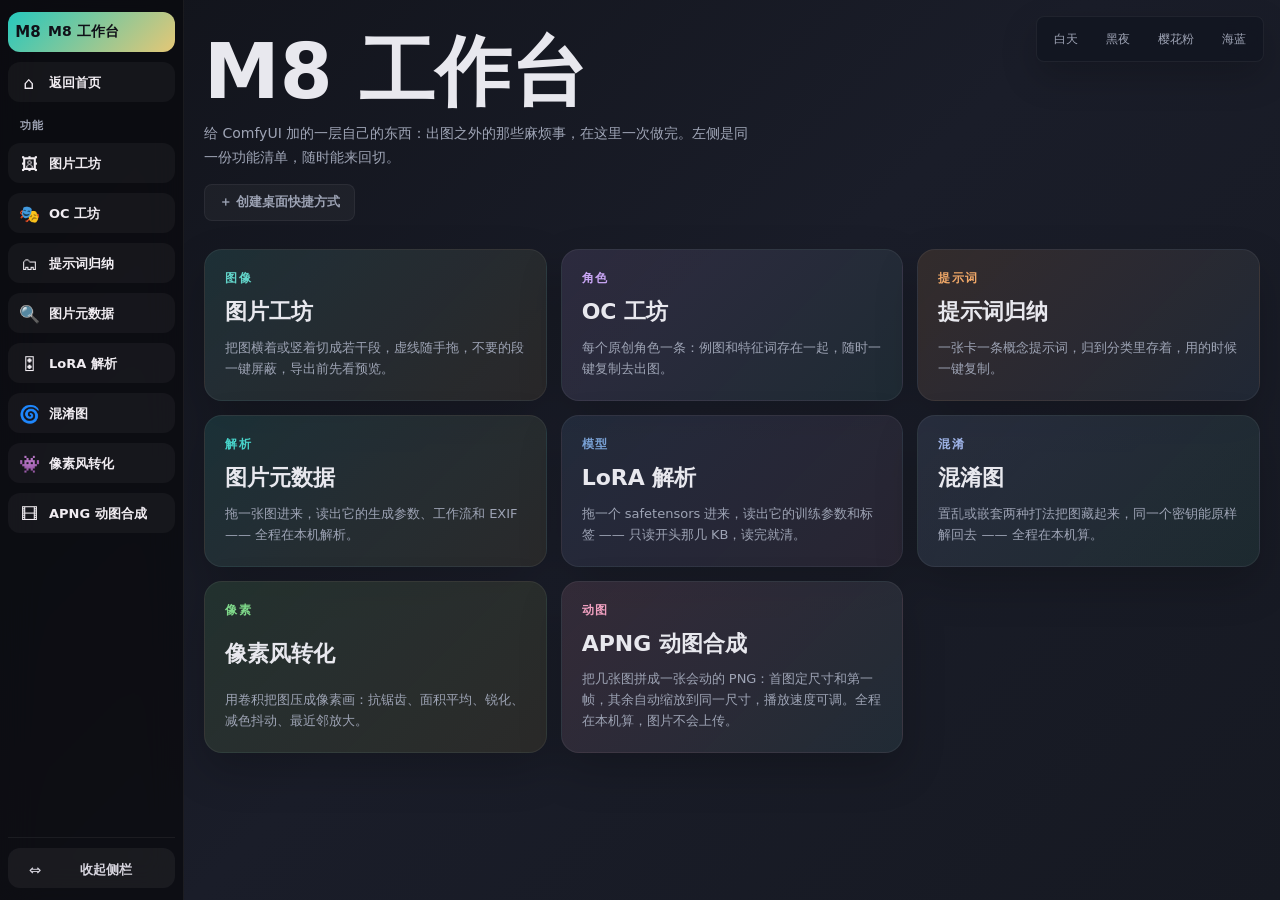
<file: M8web/index.html>
<!DOCTYPE html>
<html lang="zh" data-i18n-title="homeTitle">
<head>
  <meta charset="UTF-8">
  <meta name="viewport" content="width=device-width, initial-scale=1.0">
  <title>M8 工作台</title>
  <link rel="icon" type="image/svg+xml" href="assets/img/favicon.svg">
  <link rel="stylesheet" href="assets/css/base.css">
  <link rel="stylesheet" href="assets/css/shell.css">
  <script>
    /* 主题必须在这里定，不能等 boot()：外部脚本加载完再设的话，
       选了黑夜主题的人会先看见一帧白底，夜里很刺眼。
       注意设的是 documentElement —— app.js 的 applyTheme 也必须设同一个元素。 */
    try {
      var t = localStorage.getItem("m8web.theme");
      document.documentElement.dataset.theme = t || "night";
    } catch (e) {
      document.documentElement.dataset.theme = "night";
    }
  </script>
</head>
<body>
  <div id="fx" aria-hidden="true"></div>
  <div class="shell">
    <div id="sidebar"></div>
    <div class="main">
      <div class="content">
        <header class="hero">
          <h1 data-i18n="heroTitle">M8 工作台</h1>
          <p data-i18n="heroLede">给 ComfyUI 加的一层自己的东西：出图之外的那些麻烦事，在这里一次做完。左侧是同一份功能清单，随时能来回切。</p>
          <div class="hero-tools">
            <button class="ghost-btn" id="mkShortcut" type="button"
              data-i18n="mkShortcut"
              title="在桌面放一个快捷方式，双击它就把工作台拉起来 —— ComfyUI 开着关着都能用" data-i18n-attr="title:mkShortcutTip">＋ 创建桌面快捷方式</button>
            <span class="hero-note" id="mkShortcutNote"></span>
          </div>
        </header>
        <div id="cards" class="cards"></div>
      </div>
    </div>
  </div>
  <!-- app.js / migrate.js 是普通脚本，boot 和 renderCards 靠函数声明挂在全局。
       下面那段用 module：module 天然延迟到普通脚本之后执行，正好等得到它们；
       而且 import 语法只能在 module 里用。 -->
  <script src="assets/js/app.js"></script>
  <script src="assets/js/migrate.js"></script>
  <script type="module">
    import { bootI18n } from "./assets/js/i18n.js";
    await bootI18n();
    boot({ activeId: "", base: "" });
    renderCards(document.getElementById("cards"));
  </script>
</body>
</html>
</file>
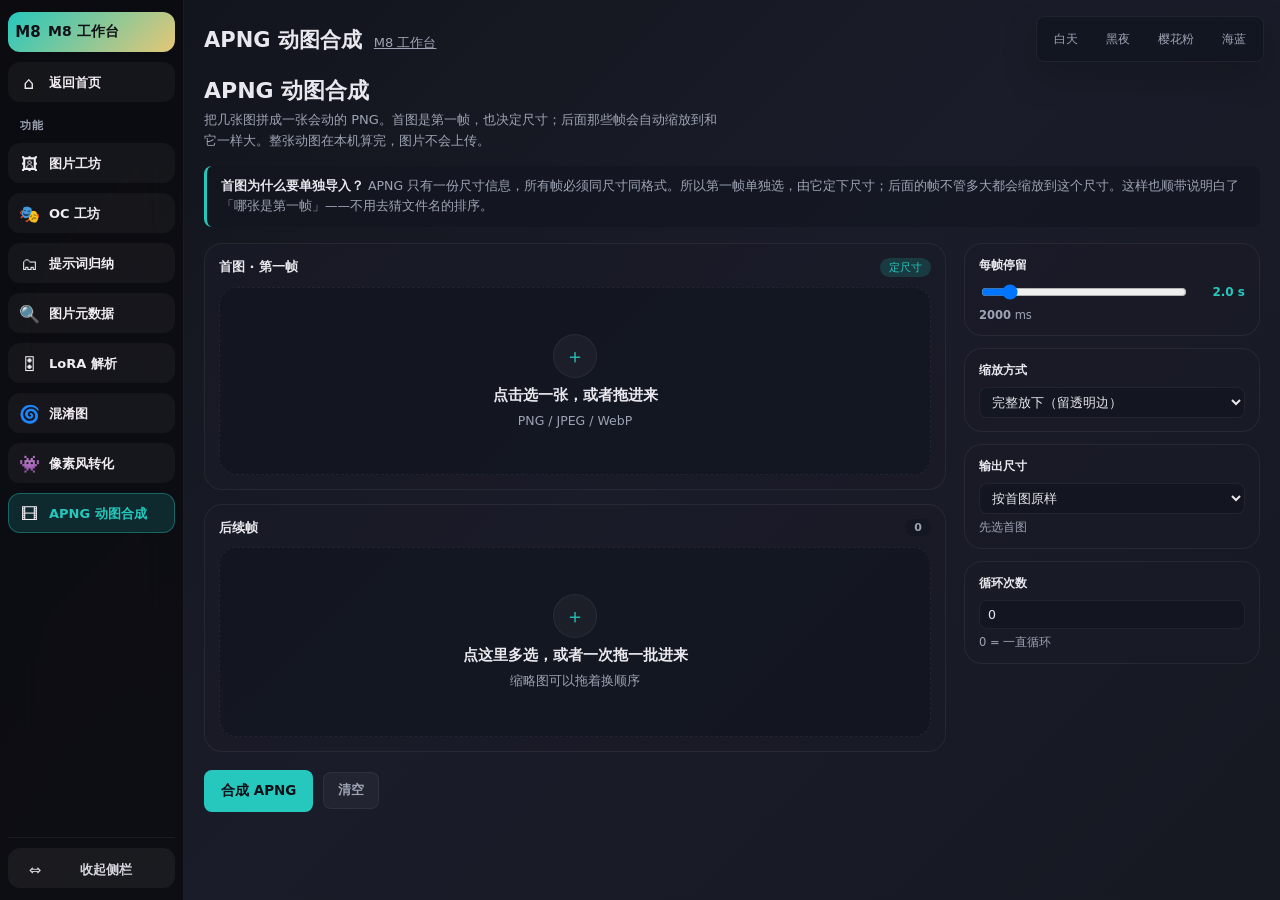
<file: M8web/pages/apng.html>
<!DOCTYPE html>
<html lang="zh" data-i18n-title="feat.apng.pageTitle">
<head>
  <meta charset="UTF-8">
  <meta name="viewport" content="width=device-width, initial-scale=1.0">
  <title>APNG 动图合成 · M8 工作台</title>
  <link rel="icon" type="image/svg+xml" href="../assets/img/favicon.svg">
  <link rel="stylesheet" href="../assets/css/base.css">
  <link rel="stylesheet" href="../assets/css/shell.css">
  <link rel="stylesheet" href="../assets/css/apng.css">
  <script>
    /* 与首页同一段：主题要在 head 里就定下来，否则黑夜主题会先闪白底 */
    try {
      var t = localStorage.getItem("m8web.theme");
      document.documentElement.dataset.theme = t || "night";
    } catch (e) {
      document.documentElement.dataset.theme = "night";
    }
  </script>
</head>
<body>
  <div id="fx" aria-hidden="true"></div>
  <div class="shell">
    <div id="sidebar"></div>
    <div class="main">
      <div id="topbar" class="topbar"></div>
      <div class="content">
        <section class="apng">

          <header class="apng-head">
            <div>
              <h1 data-i18n="feat.apng.name">APNG 动图合成</h1>
              <p data-i18n="apngLede">把几张图拼成一张会动的 PNG。首图是第一帧，也决定尺寸；后面那些帧会自动缩放到和它一样大。整张动图在本机算完，图片不会上传。</p>
            </div>
          </header>

          <p class="apng-note">
            <b data-i18n="apngNoteLead">首图为什么要单独导入？</b>
            <span data-i18n="apngNoteBody">APNG 只有一份尺寸信息，所有帧必须同尺寸同格式。所以第一帧单独选，由它定下尺寸；后面的帧不管多大都会缩放到这个尺寸。这样也顺带说明白了「哪张是第一帧」——不用去猜文件名的排序。</span>
          </p>

          <div class="apng-grid">
            <div class="apng-col">

              <div class="apng-zone">
                <div class="apng-zone-head">
                  <span data-i18n="apngFirstTitle">首图 · 第一帧</span>
                  <span class="apng-tag" data-i18n="apngFirstTag">定尺寸</span>
                </div>
                <div class="drop apng-drop" id="apngFirstDrop">
                  <input id="apngFirstFile" type="file" accept="image/png,image/jpeg,image/webp">
                  <img class="drop-thumb is-hidden" id="apngFirstThumb" alt="首图预览" data-i18n-attr="alt:apngFirstAlt">
                  <span class="drop-ico" id="apngFirstIco" aria-hidden="true">＋</span>
                  <strong data-i18n="apngPickFirst">点击选一张，或者拖进来</strong>
                  <small data-i18n="apngPickFirstHint">PNG / JPEG / WebP</small>
                </div>
              </div>

              <div class="apng-zone">
                <div class="apng-zone-head">
                  <span data-i18n="apngRestTitle">后续帧</span>
                  <span class="apng-count" id="apngRestCount">0</span>
                </div>
                <div class="drop apng-drop" id="apngRestDrop">
                  <input id="apngRestFile" type="file" accept="image/png,image/jpeg,image/webp" multiple>
                  <span class="drop-ico" id="apngRestIco" aria-hidden="true">＋</span>
                  <strong data-i18n="apngPickRest">点这里多选，或者一次拖一批进来</strong>
                  <small data-i18n="apngPickRestHint">缩略图可以拖着换顺序</small>
                </div>
                <div class="apng-strip" id="apngStrip"></div>
              </div>

            </div>

            <aside class="apng-side">

              <div class="apng-card">
                <span data-i18n="apngDelayLabel">每帧停留</span>
                <div class="apng-row">
                  <input id="apngDelay" type="range" min="1" max="10" step="0.5" value="2">
                  <b class="apng-speed" id="apngDelayOut">2.0 s</b>
                </div>
                <div class="apng-sub"><b id="apngDelayMsOut">2000</b> ms</div>
              </div>

              <div class="apng-card">
                <span data-i18n="apngFitLabel">缩放方式</span>
                <select id="apngFit">
                  <option value="contain" selected data-i18n="apngFitContain">完整放下（留透明边）</option>
                  <option value="cover" data-i18n="apngFitCover">填满（裁掉多出来的）</option>
                  <option value="stretch" data-i18n="apngFitStretch">拉伸（不保比例）</option>
                </select>
              </div>

              <div class="apng-card">
                <span data-i18n="apngSizeLabel">输出尺寸</span>
                <select id="apngScale">
                  <option value="1" selected data-i18n="apngScale1">按首图原样</option>
                  <option value="0.75">0.75×</option>
                  <option value="0.5">0.5×</option>
                  <option value="0.25">0.25×</option>
                </select>
                <div class="apng-sub" id="apngSizeOut">—</div>
              </div>

              <div class="apng-card">
                <span data-i18n="apngLoopLabel">循环次数</span>
                <input id="apngLoops" type="number" min="0" max="9999" step="1" value="0">
                <div class="apng-sub" data-i18n="apngLoopHint">0 = 一直循环</div>
              </div>

            </aside>
          </div>

          <div class="apng-actions">
            <button class="gen-btn" id="apngGo" type="button" data-i18n="apngGo">合成 APNG</button>
            <button class="ghost-btn is-hidden" id="apngSave" type="button" data-i18n="apngSave">保存动图</button>
            <button class="ghost-btn" id="apngClear" type="button" data-i18n="apngClear">清空</button>
          </div>

          <div class="apng-body is-hidden" id="apngBody">
            <div class="apng-shot">
              <img id="apngOut" alt="合成出来的动图预览" data-i18n-attr="alt:apngOutAlt">
            </div>
            <div class="info-card">
              <div class="kv" id="apngMeta"></div>
            </div>
          </div>

          <p class="status" id="apngStatus" role="status"></p>
        </section>
      </div>
    </div>
  </div>
  <script src="../assets/js/app.js"></script>
  <script src="../assets/js/migrate.js"></script>
  <script src="../assets/js/apng.js"></script>
  <script type="module">
    import { bootI18n } from "../assets/js/i18n.js";
    await bootI18n();
    boot({ activeId: "apng", title: M8I18n.t("feat.apng.name", "APNG 动图合成"), base: "../" });
    M8Apng.init();
  </script>
</body>
</html>
</file>
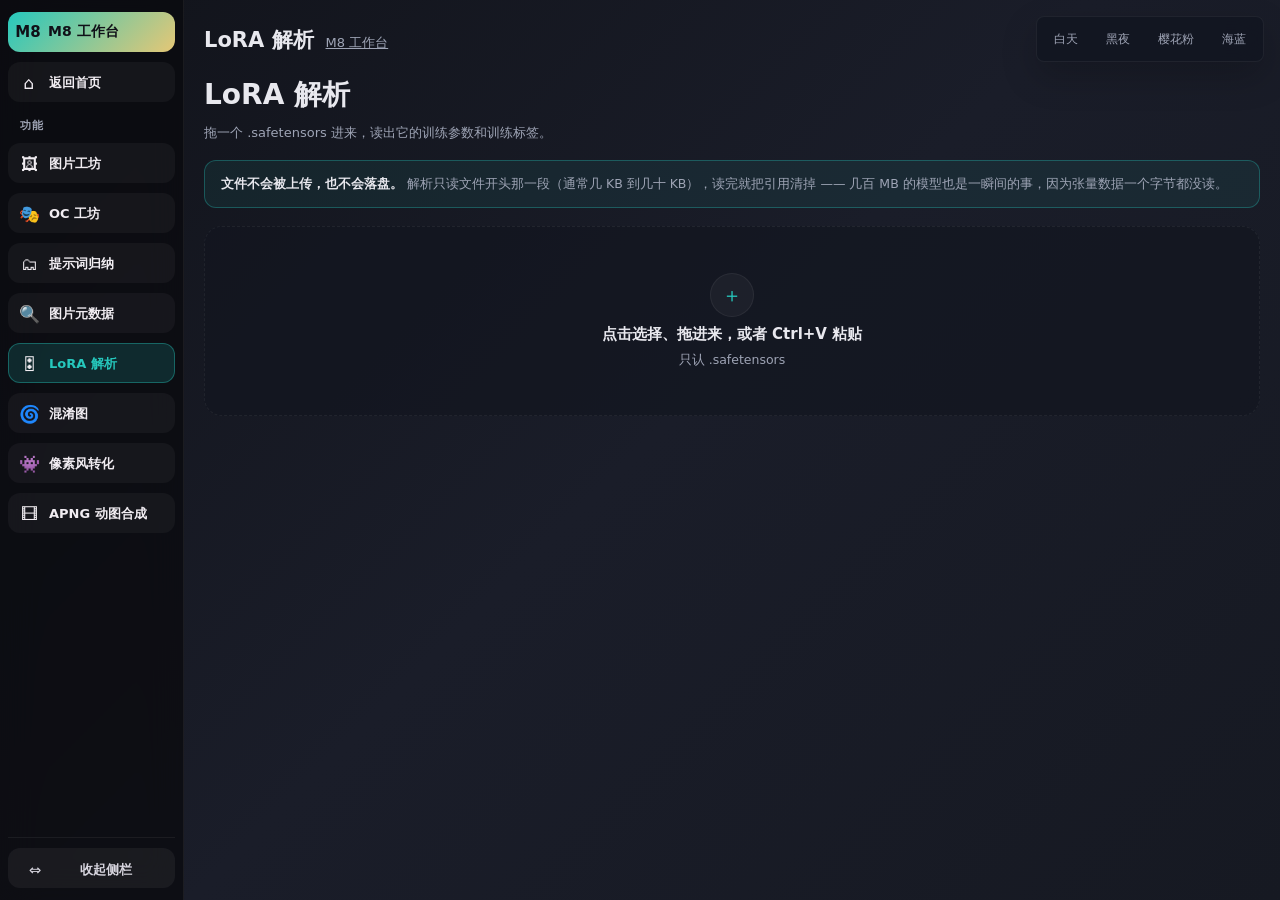
<file: M8web/pages/lora.html>
<!DOCTYPE html>
<html lang="zh" data-i18n-title="feat.lora.pageTitle">
<head>
  <meta charset="UTF-8">
  <meta name="viewport" content="width=device-width, initial-scale=1.0">
  <title>LoRA 解析 · M8 工作台</title>
  <link rel="icon" type="image/svg+xml" href="../assets/img/favicon.svg">
  <link rel="stylesheet" href="../assets/css/base.css">
  <link rel="stylesheet" href="../assets/css/shell.css">
  <link rel="stylesheet" href="../assets/css/lora.css">
  <script>
    try {
      var t = localStorage.getItem("m8web.theme");
      document.documentElement.dataset.theme = t || "night";
    } catch (e) {
      document.documentElement.dataset.theme = "night";
    }
  </script>
</head>
<body>
  <div id="fx" aria-hidden="true"></div>
  <div class="shell">
    <div id="sidebar"></div>
    <div class="main">
      <div id="topbar" class="topbar"></div>
      <div class="content">
        <section class="lora">

          <header class="lora-head">
            <div>
              <h1 data-i18n="feat.lora.name">LoRA 解析</h1>
              <p data-i18n="loraLede">拖一个 .safetensors 进来，读出它的训练参数和训练标签。</p>
            </div>
            <button class="ghost-btn is-hidden" id="loraAgain" type="button" data-i18n="loraAgain">换一个</button>
          </header>

          <!-- 这句要显眼：用户会担心几个 G 的模型被传走 -->
          <p class="lora-privacy">
            <b data-i18n="loraPrivacyLead">文件不会被上传，也不会落盘。</b>
            <span data-i18n="loraPrivacyBody">解析只读文件开头那一段（通常几 KB 到几十 KB），读完就把引用清掉 —— 几百 MB 的模型也是一瞬间的事，因为张量数据一个字节都没读。</span>
          </p>

          <div class="drop" id="loraDrop">
            <input id="loraFile" type="file" accept=".safetensors">
            <span class="drop-ico" aria-hidden="true">＋</span>
            <strong data-i18n="loraDrop">点击选择、拖进来，或者 Ctrl+V 粘贴</strong>
            <small id="loraHint" data-i18n="loraHint">只认 .safetensors</small>
          </div>

          <div class="lora-body is-hidden" id="loraBody">
            <div class="info-panels" id="loraPanels"></div>
          </div>

          <p class="status" id="loraStatus" role="status"></p>
        </section>
      </div>
    </div>
  </div>
  <!-- app.js / migrate.js / lora.js 是普通脚本，靠全局函数互相调用。
       下面那段用 module：module 天然延迟执行，正好等得到它们，也能用 import。 -->
  <script src="../assets/js/app.js"></script>
  <script src="../assets/js/migrate.js"></script>
  <script src="../assets/js/lora.js"></script>
  <script type="module">
    import { bootI18n } from "../assets/js/i18n.js";
    await bootI18n();
    boot({ activeId: "lora", title: M8I18n.t("feat.lora.name", "LoRA 解析"), base: "../" });
    M8Lora.init();
  </script>
</body>
</html>
</file>
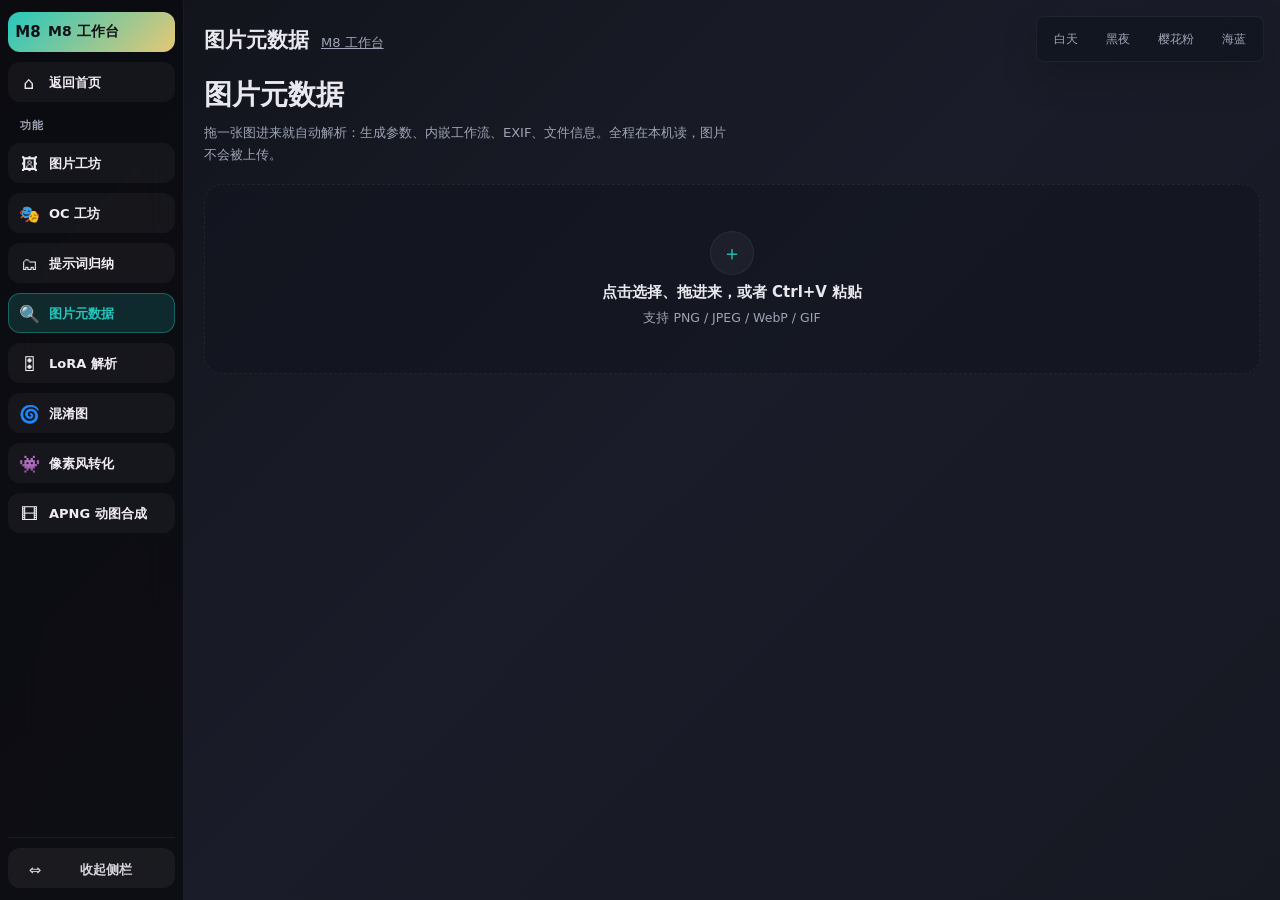
<file: M8web/pages/meta.html>
<!DOCTYPE html>
<html lang="zh" data-i18n-title="feat.meta.pageTitle">
<head>
  <meta charset="UTF-8">
  <meta name="viewport" content="width=device-width, initial-scale=1.0">
  <title>图片元数据 · M8 工作台</title>
  <link rel="icon" type="image/svg+xml" href="../assets/img/favicon.svg">
  <link rel="stylesheet" href="../assets/css/base.css">
  <link rel="stylesheet" href="../assets/css/shell.css">
  <link rel="stylesheet" href="../assets/css/meta.css">
  <script>
    /* 主题要在 head 里就定下来，否则黑夜主题会先闪白底 */
    try {
      var t = localStorage.getItem("m8web.theme");
      document.documentElement.dataset.theme = t || "night";
    } catch (e) {
      document.documentElement.dataset.theme = "night";
    }
  </script>
</head>
<body>
  <div id="fx" aria-hidden="true"></div>
  <div class="shell">
    <div id="sidebar"></div>
    <div class="main">
      <div id="topbar" class="topbar"></div>
      <div class="content">
        <section class="meta">

          <header class="meta-head">
            <div>
              <h1 data-i18n="feat.meta.name">图片元数据</h1>
              <p data-i18n="metaLede">拖一张图进来就自动解析：生成参数、内嵌工作流、EXIF、文件信息。全程在本机读，图片不会被上传。</p>
            </div>
            <button class="ghost-btn is-hidden" id="metaAgain" type="button" data-i18n="metaAgain">换一张</button>
          </header>

          <div class="drop" id="metaDrop">
            <input id="metaFile" type="file" accept="image/png,image/jpeg,image/webp,image/gif">
            <span class="drop-ico" aria-hidden="true">＋</span>
            <strong data-i18n="dropPrompt">点击选择、拖进来，或者 Ctrl+V 粘贴</strong>
            <small id="metaHint" data-i18n="metaHint">支持 PNG / JPEG / WebP / GIF</small>
          </div>

          <div class="meta-body is-hidden" id="metaBody">
            <div class="meta-preview">
              <img id="metaThumb" alt="图片预览" data-i18n-attr="alt:imagePreviewAlt">
              <p class="meta-name" id="metaName"></p>
            </div>
            <div class="info-panels" id="metaPanels"></div>
          </div>

          <p class="status" id="metaStatus" role="status"></p>
        </section>
      </div>
    </div>
  </div>
  <script src="../assets/js/app.js"></script>
  <script src="../assets/js/migrate.js"></script>
  <script src="../assets/js/meta.js"></script>
  <script type="module">
    import { bootI18n } from "../assets/js/i18n.js";
    await bootI18n();
    boot({ activeId: "meta", title: M8I18n.t("feat.meta.name", "图片元数据"), base: "../" });
    M8Meta.init();
  </script>
</body>
</html>
</file>
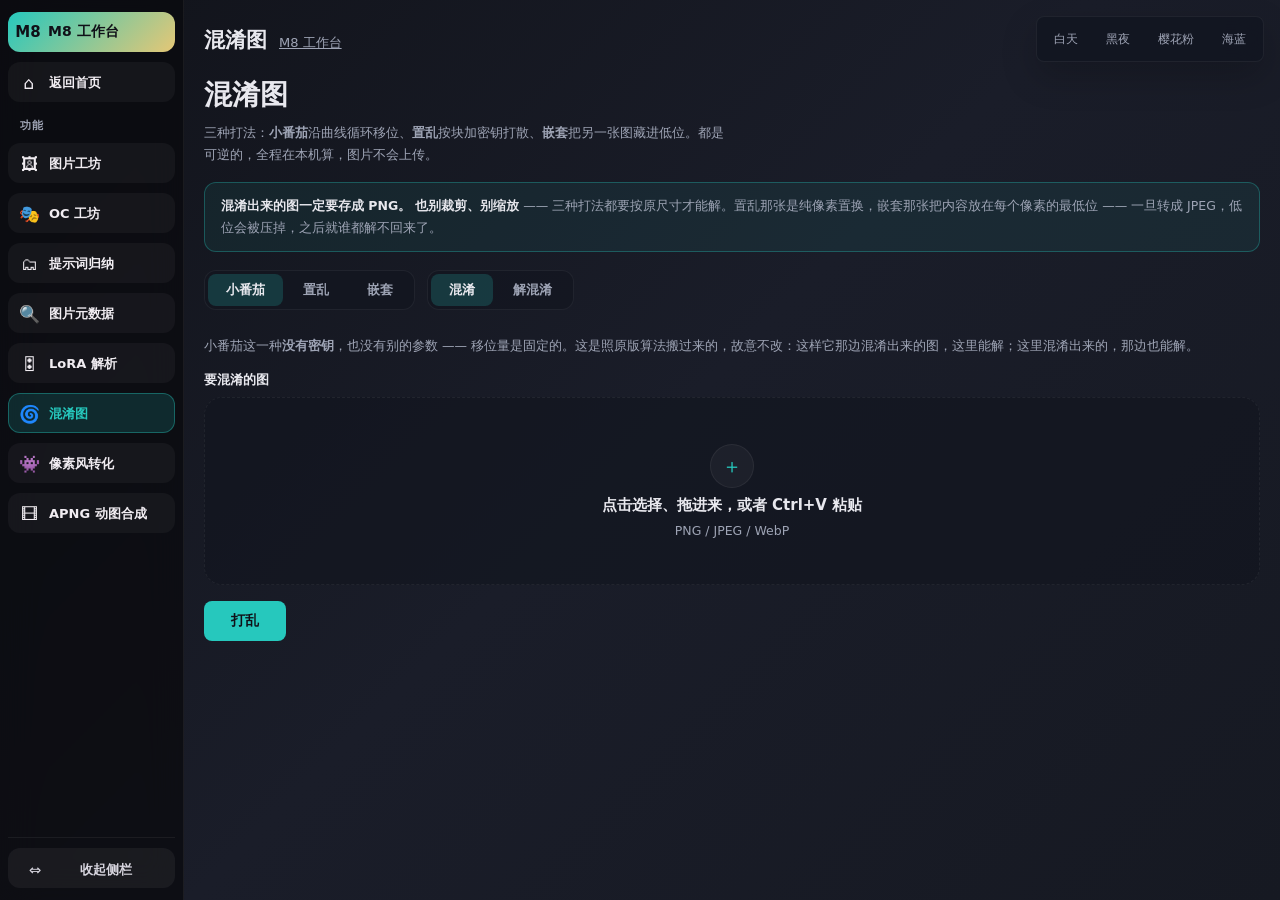
<file: M8web/pages/obfuscate.html>
<!DOCTYPE html>
<html lang="zh" data-i18n-title="feat.obfuscate.pageTitle">
<head>
  <meta charset="UTF-8">
  <meta name="viewport" content="width=device-width, initial-scale=1.0">
  <title>混淆图 · M8 工作台</title>
  <link rel="icon" type="image/svg+xml" href="../assets/img/favicon.svg">
  <link rel="stylesheet" href="../assets/css/base.css">
  <link rel="stylesheet" href="../assets/css/shell.css">
  <link rel="stylesheet" href="../assets/css/obfuscate.css">
  <script>
    /* 与首页同一段：主题要在 head 里就定下来，否则黑夜主题会先闪白底 */
    try {
      var t = localStorage.getItem("m8web.theme");
      document.documentElement.dataset.theme = t || "night";
    } catch (e) {
      document.documentElement.dataset.theme = "night";
    }
  </script>
</head>
<body>
  <div id="fx" aria-hidden="true"></div>
  <div class="shell">
    <div id="sidebar"></div>
    <div class="main">
      <div id="topbar" class="topbar"></div>
      <div class="content">
        <section class="obf">

          <header class="obf-head">
            <div>
              <h1 data-i18n="feat.obfuscate.name">混淆图</h1>
              <p data-i18n-html="obfLede">三种打法：<strong>小番茄</strong>沿曲线循环移位、<strong>置乱</strong>按块加密钥打散、<strong>嵌套</strong>把另一张图藏进低位。都是可逆的，全程在本机算，图片不会上传。</p>
            </div>
          </header>

          <p class="obf-note">
            <b data-i18n="obfNoteLead">混淆出来的图一定要存成 PNG。</b>
            <b data-i18n="obfNoteMid">也别裁剪、别缩放</b>
            <span data-i18n="obfNoteBody">—— 三种打法都要按原尺寸才能解。置乱那张是纯像素置换，嵌套那张把内容放在每个像素的最低位 —— 一旦转成 JPEG，低位会被压掉，之后就谁都解不回来了。</span>
          </p>

          <div class="obf-bar">
            <div class="obf-seg" id="obfMode">
              <button type="button" class="is-on" data-mode="tomato" data-i18n="obfModeTomato">小番茄</button>
              <button type="button" data-mode="scramble" data-i18n="obfModeScramble">置乱</button>
              <button type="button" data-mode="nest" data-i18n="obfModeNest">嵌套</button>
            </div>
            <div class="obf-seg" id="obfDir">
              <button type="button" class="is-on" data-dir="lock" data-i18n="obfLock">混淆</button>
              <button type="button" data-dir="unlock" data-i18n="obfUnlock">解混淆</button>
            </div>
          </div>

          <div class="obf-form">
            <label class="obf-field" id="obfKeyField">
              <span data-i18n="obfKey">密钥</span>
              <input id="obfKey" type="text" autocomplete="off" spellcheck="false"
                data-i18n-attr="placeholder:obfKeyPlaceholder"
                placeholder="随手几个字，解的时候要一模一样">
            </label>

            <label class="obf-field" id="obfBlockField">
              <span data-i18n="obfBlock">块大小</span>
              <select id="obfBlock">
                <option value="8">8 px</option>
                <option value="16">16 px</option>
                <option value="24">24 px</option>
                <option value="32" selected>32 px</option>
                <option value="48">48 px</option>
                <option value="64">64 px</option>
                <option value="96">96 px</option>
                <option value="128">128 px</option>
              </select>
            </label>

            <label class="obf-check" id="obfPixelsField">
              <input id="obfPixels" type="checkbox" checked>
              <span data-i18n="obfPixels">块内像素也打散，更乱</span>
            </label>
          </div>

          <p class="obf-warn" id="obfKeyWarn" data-i18n="obfKeyWarn">没填密钥的话，谁拿到这张图都能解回来。</p>
          <p class="obf-warn" id="obfTomatoNote" data-i18n-html="obfTomatoNote">小番茄这一种<strong>没有密钥</strong>，也没有别的参数 —— 移位量是固定的。这是照原版算法搬过来的，故意不改：这样它那边混淆出来的图，这里能解；这里混淆出来的，那边也能解。</p>

          <div class="obf-drops">
            <div>
              <p class="obf-drop-label" id="obfDropLabel" data-i18n="obfDropLabel">要混淆的图</p>
              <div class="drop" id="obfDrop">
                <input id="obfFile" type="file" accept="image/png,image/jpeg,image/webp">
                <img class="drop-thumb is-hidden" id="obfThumb1" alt="待处理的图" data-i18n-attr="alt:fileToProcessAlt">
                <span class="drop-ico" id="obfIco1" aria-hidden="true">＋</span>
                <strong data-i18n="dropPrompt">点击选择、拖进来，或者 Ctrl+V 粘贴</strong>
                <small id="obfHint">PNG / JPEG / WebP</small>
              </div>
            </div>
            <div class="is-hidden" id="obfSecond">
              <p class="obf-drop-label" data-i18n="obfDropLabel2">要藏进去的秘密图</p>
              <div class="drop" id="obfDrop2">
                <input id="obfFile2" type="file" accept="image/png,image/jpeg,image/webp">
                <img class="drop-thumb is-hidden" id="obfThumb2" alt="要藏进去的图" data-i18n-attr="alt:fileToHideAlt">
                <span class="drop-ico" id="obfIco2" aria-hidden="true">＋</span>
                <strong data-i18n="dropPrompt">点击选择、拖进来，或者 Ctrl+V 粘贴</strong>
                <small id="obfHint2" data-i18n="obfHint2">会按容量自动缩放</small>
              </div>
            </div>
          </div>

          <div class="obf-ticket is-hidden" id="obfTicketBox">
            <label class="obf-field">
              <span data-i18n="obfTicket">密钥串</span>
              <textarea id="obfTicket" rows="3" spellcheck="false"
                data-i18n-attr="placeholder:obfTicketPlaceholder"
                placeholder="把上次混淆时给的那串粘在这里；留空的话就按你手填的参数来"></textarea>
            </label>
          </div>

          <div class="obf-actions">
            <button class="gen-btn" id="obfGo" type="button" data-i18n="obfGo">开始</button>
            <button class="ghost-btn is-hidden" id="obfAgain" type="button" data-i18n="obfAgain">重来</button>
          </div>

          <div class="obf-body is-hidden" id="obfBody">
            <div class="obf-preview">
              <img id="obfOut" alt="结果预览" data-i18n-attr="alt:resultPreviewAlt">
              <p class="obf-meta" id="obfMeta"></p>
            </div>
            <div class="info-panels" id="obfPanels"></div>
          </div>

          <p class="status" id="obfStatus" role="status"></p>
        </section>
      </div>
    </div>
  </div>
  <script src="../assets/js/app.js"></script>
  <script src="../assets/js/migrate.js"></script>
  <script src="../assets/js/obfuscate.js"></script>
  <script type="module">
    import { bootI18n } from "../assets/js/i18n.js";
    await bootI18n();
    boot({ activeId: "obfuscate", title: M8I18n.t("feat.obfuscate.name", "混淆图"), base: "../" });
    M8Obfuscate.init();
  </script>
</body>
</html>
</file>
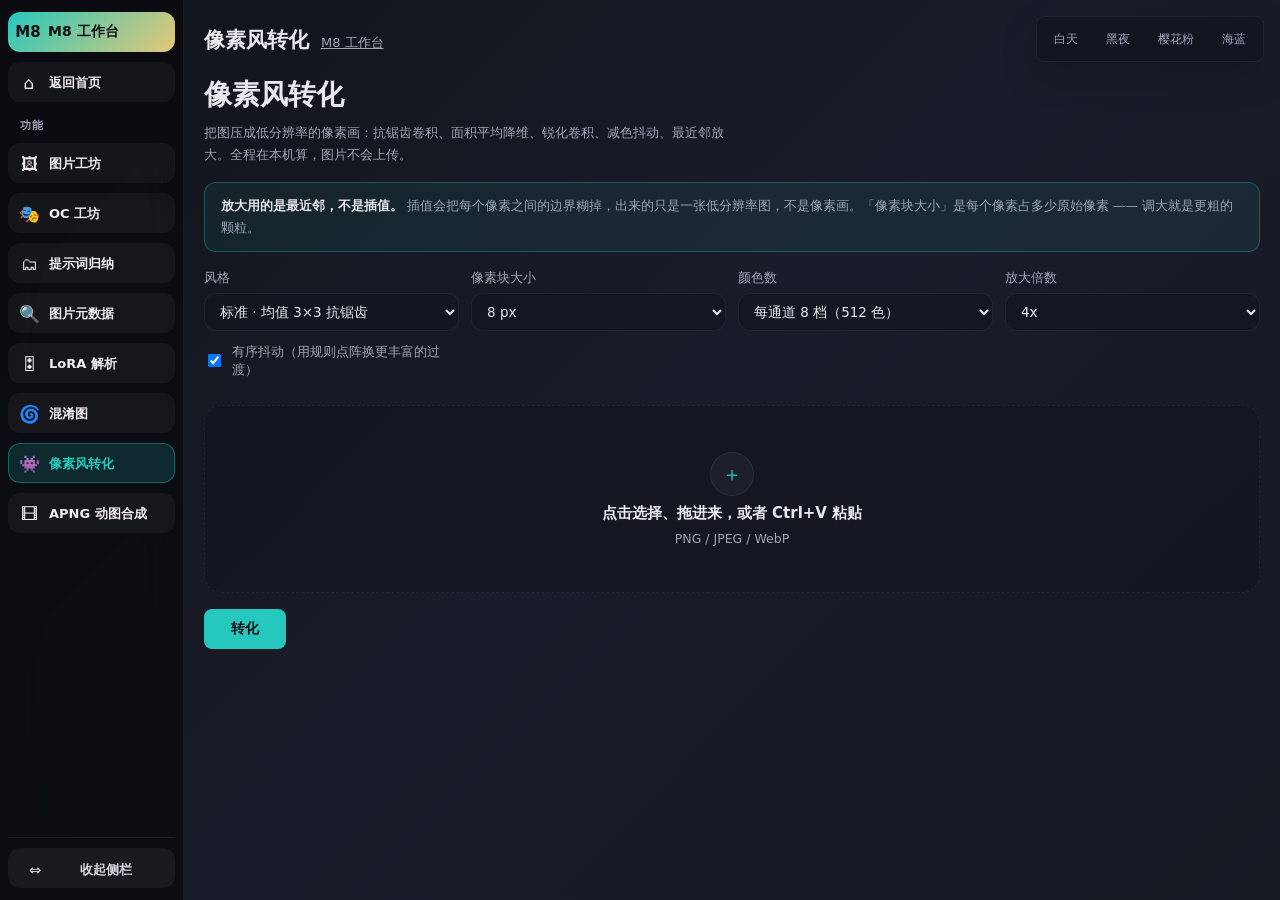
<file: M8web/pages/pixel.html>
<!DOCTYPE html>
<html lang="zh" data-i18n-title="feat.pixel.pageTitle">
<head>
  <meta charset="UTF-8">
  <meta name="viewport" content="width=device-width, initial-scale=1.0">
  <title>像素风转化 · M8 工作台</title>
  <link rel="icon" type="image/svg+xml" href="../assets/img/favicon.svg">
  <link rel="stylesheet" href="../assets/css/base.css">
  <link rel="stylesheet" href="../assets/css/shell.css">
  <link rel="stylesheet" href="../assets/css/pixel.css">
  <script>
    /* 与首页同一段：主题要在 head 里就定下来，否则黑夜主题会先闪白底 */
    try {
      var t = localStorage.getItem("m8web.theme");
      document.documentElement.dataset.theme = t || "night";
    } catch (e) {
      document.documentElement.dataset.theme = "night";
    }
  </script>
</head>
<body>
  <div id="fx" aria-hidden="true"></div>
  <div class="shell">
    <div id="sidebar"></div>
    <div class="main">
      <div id="topbar" class="topbar"></div>
      <div class="content">
        <section class="px">

          <header class="px-head">
            <div>
              <h1 data-i18n="feat.pixel.name">像素风转化</h1>
              <p data-i18n="pixelLede">把图压成低分辨率的像素画：抗锯齿卷积、面积平均降维、锐化卷积、减色抖动、最近邻放大。全程在本机算，图片不会上传。</p>
            </div>
          </header>

          <p class="px-note">
            <b data-i18n="pixelNoteLead">放大用的是最近邻，不是插值。</b>
            <span data-i18n="pixelNoteBody">插值会把每个像素之间的边界糊掉，出来的只是一张低分辨率图，不是像素画。「像素块大小」是每个像素占多少原始像素 —— 调大就是更粗的颗粒。</span>
          </p>

          <div class="px-form">
            <label class="px-field">
              <span data-i18n="pixelStyle">风格</span>
              <select id="pxStyle">
                <option value="standard" selected data-i18n="pixelStyleStandard">标准 · 均值 3×3 抗锯齿</option>
                <option value="soft" data-i18n="pixelStyleSoft">柔和 · 高斯 5×5</option>
                <option value="crisp" data-i18n="pixelStyleCrisp">硬朗 · 抗锯齿 + 锐化</option>
                <option value="clean" data-i18n="pixelStyleClean">原味 · 不卷积</option>
              </select>
            </label>

            <label class="px-field">
              <span data-i18n="pixelBlock">像素块大小</span>
              <select id="pxBlock">
                <option value="2" data-i18n="pixelBlock2">2 px（最细）</option>
                <option value="3">3 px</option>
                <option value="4">4 px</option>
                <option value="6">6 px</option>
                <option value="8" selected>8 px</option>
                <option value="12">12 px</option>
                <option value="16">16 px</option>
                <option value="24">24 px</option>
                <option value="32" data-i18n="pixelBlock32">32 px（最粗）</option>
              </select>
            </label>

            <label class="px-field">
              <span data-i18n="pixelLevels">颜色数</span>
              <select id="pxLevels">
                <option value="0" data-i18n="pixelLevelsNone">不限色</option>
                <option value="3" data-i18n="pixelLevels3">每通道 3 档（27 色）</option>
                <option value="4" data-i18n="pixelLevels4">每通道 4 档（64 色）</option>
                <option value="6" data-i18n="pixelLevels6">每通道 6 档（216 色）</option>
                <option value="8" selected data-i18n="pixelLevels8">每通道 8 档（512 色）</option>
                <option value="16" data-i18n="pixelLevels16">每通道 16 档（4096 色）</option>
                <option value="32" data-i18n="pixelLevels32">每通道 32 档</option>
              </select>
            </label>

            <label class="px-field">
              <span data-i18n="pixelZoom">放大倍数</span>
              <select id="pxZoom">
                <option value="1" data-i18n="pixelZoom1">1×（保持像素尺寸）</option>
                <option value="2">2x</option>
                <option value="3">3x</option>
                <option value="4" selected>4x</option>
                <option value="6">6x</option>
                <option value="8">8x</option>
                <option value="12">12x</option>
                <option value="16">16x</option>
              </select>
            </label>

            <label class="px-check">
              <input id="pxDither" type="checkbox" checked>
              <span data-i18n="pixelDither">有序抖动（用规则点阵换更丰富的过渡）</span>
            </label>
          </div>

          <div class="drop" id="pxDrop">
            <input id="pxFile" type="file" accept="image/png,image/jpeg,image/webp">
            <img class="drop-thumb is-hidden" id="pxThumb" alt="要转化的图" data-i18n-attr="alt:sourceImageAlt">
            <span class="drop-ico" id="pxIco" aria-hidden="true">＋</span>
            <strong data-i18n="dropPrompt">点击选择、拖进来，或者 Ctrl+V 粘贴</strong>
            <small id="pxHint">PNG / JPEG / WebP</small>
          </div>

          <div class="px-actions">
            <button class="gen-btn" id="pxGo" type="button" data-i18n="pixelGo">转化</button>
            <button class="ghost-btn is-hidden" id="pxAgain" type="button" data-i18n="pixelAgain">重来</button>
          </div>

          <div class="px-body is-hidden" id="pxBody">
            <div class="px-preview">
              <img id="pxOut" alt="像素图预览" data-i18n-attr="alt:pixelPreviewAlt">
              <p class="px-meta" id="pxMeta"></p>
            </div>
            <div class="info-panels" id="pxPanels"></div>
          </div>

          <p class="status" id="pxStatus" role="status"></p>
        </section>
      </div>
    </div>
  </div>
  <script src="../assets/js/app.js"></script>
  <script src="../assets/js/migrate.js"></script>
  <script src="../assets/js/pixel.js"></script>
  <script type="module">
    import { bootI18n } from "../assets/js/i18n.js";
    await bootI18n();
    boot({ activeId: "pixel", title: M8I18n.t("feat.pixel.name", "像素风转化"), base: "../" });
    M8Pixel.init();
  </script>
</body>
</html>
</file>
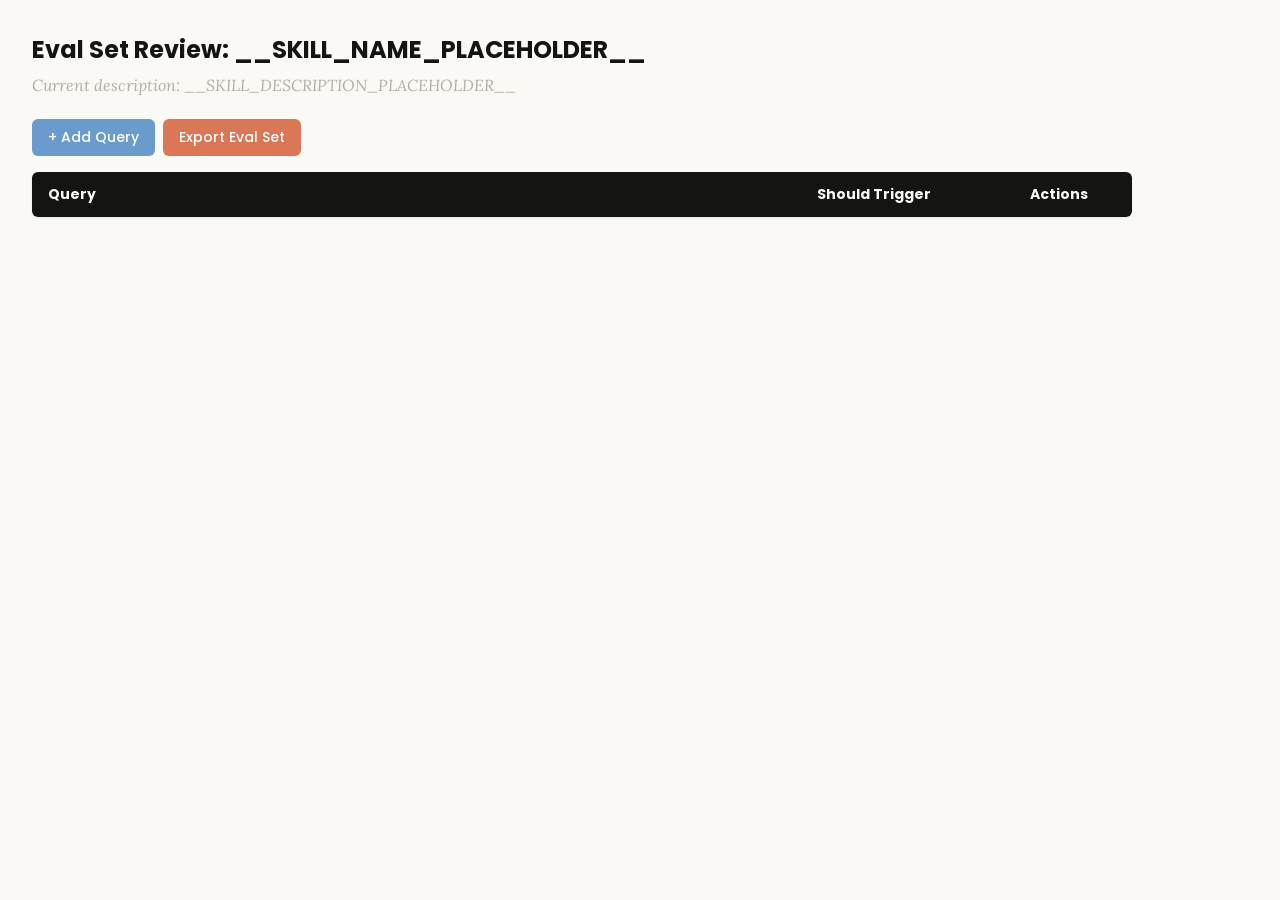
<file: m8/data/skills/skill-creator/assets/eval_review.html>
<!DOCTYPE html>
<html lang="en">
<head>
  <meta charset="UTF-8">
  <meta name="viewport" content="width=device-width, initial-scale=1.0">
  <title>Eval Set Review - __SKILL_NAME_PLACEHOLDER__</title>
  <link rel="preconnect" href="https://fonts.googleapis.com">
  <link rel="preconnect" href="https://fonts.gstatic.com" crossorigin>
  <link href="https://fonts.googleapis.com/css2?family=Poppins:wght@500;600&family=Lora:wght@400;500&display=swap" rel="stylesheet">
  <style>
    * { box-sizing: border-box; margin: 0; padding: 0; }
    body { font-family: 'Lora', Georgia, serif; background: #faf9f5; padding: 2rem; color: #141413; }
    h1 { font-family: 'Poppins', sans-serif; margin-bottom: 0.5rem; font-size: 1.5rem; }
    .description { color: #b0aea5; margin-bottom: 1.5rem; font-style: italic; max-width: 900px; }
    .controls { margin-bottom: 1rem; display: flex; gap: 0.5rem; }
    .btn { font-family: 'Poppins', sans-serif; padding: 0.5rem 1rem; border: none; border-radius: 6px; cursor: pointer; font-size: 0.875rem; font-weight: 500; }
    .btn-add { background: #6a9bcc; color: white; }
    .btn-add:hover { background: #5889b8; }
    .btn-export { background: #d97757; color: white; }
    .btn-export:hover { background: #c4613f; }
    table { width: 100%; max-width: 1100px; border-collapse: collapse; background: white; border-radius: 6px; overflow: hidden; box-shadow: 0 1px 3px rgba(0,0,0,0.08); }
    th { font-family: 'Poppins', sans-serif; background: #141413; color: #faf9f5; padding: 0.75rem 1rem; text-align: left; font-size: 0.875rem; }
    td { padding: 0.75rem 1rem; border-bottom: 1px solid #e8e6dc; vertical-align: top; }
    tr:nth-child(even) td { background: #faf9f5; }
    tr:hover td { background: #f3f1ea; }
    .section-header td { background: #e8e6dc; font-family: 'Poppins', sans-serif; font-weight: 500; font-size: 0.8rem; color: #141413; text-transform: uppercase; letter-spacing: 0.05em; }
    .query-input { width: 100%; padding: 0.4rem; border: 1px solid #e8e6dc; border-radius: 4px; font-size: 0.875rem; font-family: 'Lora', Georgia, serif; resize: vertical; min-height: 60px; }
    .query-input:focus { outline: none; border-color: #d97757; box-shadow: 0 0 0 2px rgba(217,119,87,0.15); }
    .toggle { position: relative; display: inline-block; width: 44px; height: 24px; }
    .toggle input { opacity: 0; width: 0; height: 0; }
    .toggle .slider { position: absolute; inset: 0; background: #b0aea5; border-radius: 24px; cursor: pointer; transition: 0.2s; }
    .toggle .slider::before { content: ""; position: absolute; width: 18px; height: 18px; left: 3px; bottom: 3px; background: white; border-radius: 50%; transition: 0.2s; }
    .toggle input:checked + .slider { background: #d97757; }
    .toggle input:checked + .slider::before { transform: translateX(20px); }
    .btn-delete { background: #c44; color: white; padding: 0.3rem 0.6rem; border: none; border-radius: 4px; cursor: pointer; font-size: 0.75rem; font-family: 'Poppins', sans-serif; }
    .btn-delete:hover { background: #a33; }
    .summary { margin-top: 1rem; color: #b0aea5; font-size: 0.875rem; }
  </style>
</head>
<body>
  <h1>Eval Set Review: <span id="skill-name">__SKILL_NAME_PLACEHOLDER__</span></h1>
  <p class="description">Current description: <span id="skill-desc">__SKILL_DESCRIPTION_PLACEHOLDER__</span></p>

  <div class="controls">
    <button class="btn btn-add" onclick="addRow()">+ Add Query</button>
    <button class="btn btn-export" onclick="exportEvalSet()">Export Eval Set</button>
  </div>

  <table>
    <thead>
      <tr>
        <th style="width:65%">Query</th>
        <th style="width:18%">Should Trigger</th>
        <th style="width:10%">Actions</th>
      </tr>
    </thead>
    <tbody id="eval-body"></tbody>
  </table>

  <p class="summary" id="summary"></p>

  <script>
    const EVAL_DATA = __EVAL_DATA_PLACEHOLDER__;

    let evalItems = [...EVAL_DATA];

    function render() {
      const tbody = document.getElementById('eval-body');
      tbody.innerHTML = '';

      // Sort: should-trigger first, then should-not-trigger
      const sorted = evalItems
        .map((item, origIdx) => ({ ...item, origIdx }))
        .sort((a, b) => (b.should_trigger ? 1 : 0) - (a.should_trigger ? 1 : 0));

      let lastGroup = null;
      sorted.forEach(item => {
        const group = item.should_trigger ? 'trigger' : 'no-trigger';
        if (group !== lastGroup) {
          const headerRow = document.createElement('tr');
          headerRow.className = 'section-header';
          headerRow.innerHTML = `<td colspan="3">${item.should_trigger ? 'Should Trigger' : 'Should NOT Trigger'}</td>`;
          tbody.appendChild(headerRow);
          lastGroup = group;
        }

        const idx = item.origIdx;
        const tr = document.createElement('tr');
        tr.innerHTML = `
          <td><textarea class="query-input" onchange="updateQuery(${idx}, this.value)">${escapeHtml(item.query)}</textarea></td>
          <td>
            <label class="toggle">
              <input type="checkbox" ${item.should_trigger ? 'checked' : ''} onchange="updateTrigger(${idx}, this.checked)">
              <span class="slider"></span>
            </label>
            <span style="margin-left:8px;font-size:0.8rem;color:#b0aea5">${item.should_trigger ? 'Yes' : 'No'}</span>
          </td>
          <td><button class="btn-delete" onclick="deleteRow(${idx})">Delete</button></td>
        `;
        tbody.appendChild(tr);
      });
      updateSummary();
    }

    function escapeHtml(text) {
      const div = document.createElement('div');
      div.textContent = text;
      return div.innerHTML;
    }

    function updateQuery(idx, value) { evalItems[idx].query = value; updateSummary(); }
    function updateTrigger(idx, value) { evalItems[idx].should_trigger = value; render(); }
    function deleteRow(idx) { evalItems.splice(idx, 1); render(); }

    function addRow() {
      evalItems.push({ query: '', should_trigger: true });
      render();
      const inputs = document.querySelectorAll('.query-input');
      inputs[inputs.length - 1].focus();
    }

    function updateSummary() {
      const trigger = evalItems.filter(i => i.should_trigger).length;
      const noTrigger = evalItems.filter(i => !i.should_trigger).length;
      document.getElementById('summary').textContent =
        `${evalItems.length} queries total: ${trigger} should trigger, ${noTrigger} should not trigger`;
    }

    function exportEvalSet() {
      const valid = evalItems.filter(i => i.query.trim() !== '');
      const data = valid.map(i => ({ query: i.query.trim(), should_trigger: i.should_trigger }));
      const blob = new Blob([JSON.stringify(data, null, 2)], { type: 'application/json' });
      const url = URL.createObjectURL(blob);
      const a = document.createElement('a');
      a.href = url;
      a.download = 'eval_set.json';
      document.body.appendChild(a);
      a.click();
      document.body.removeChild(a);
      URL.revokeObjectURL(url);
    }

    render();
  </script>
</body>
</html>
</file>
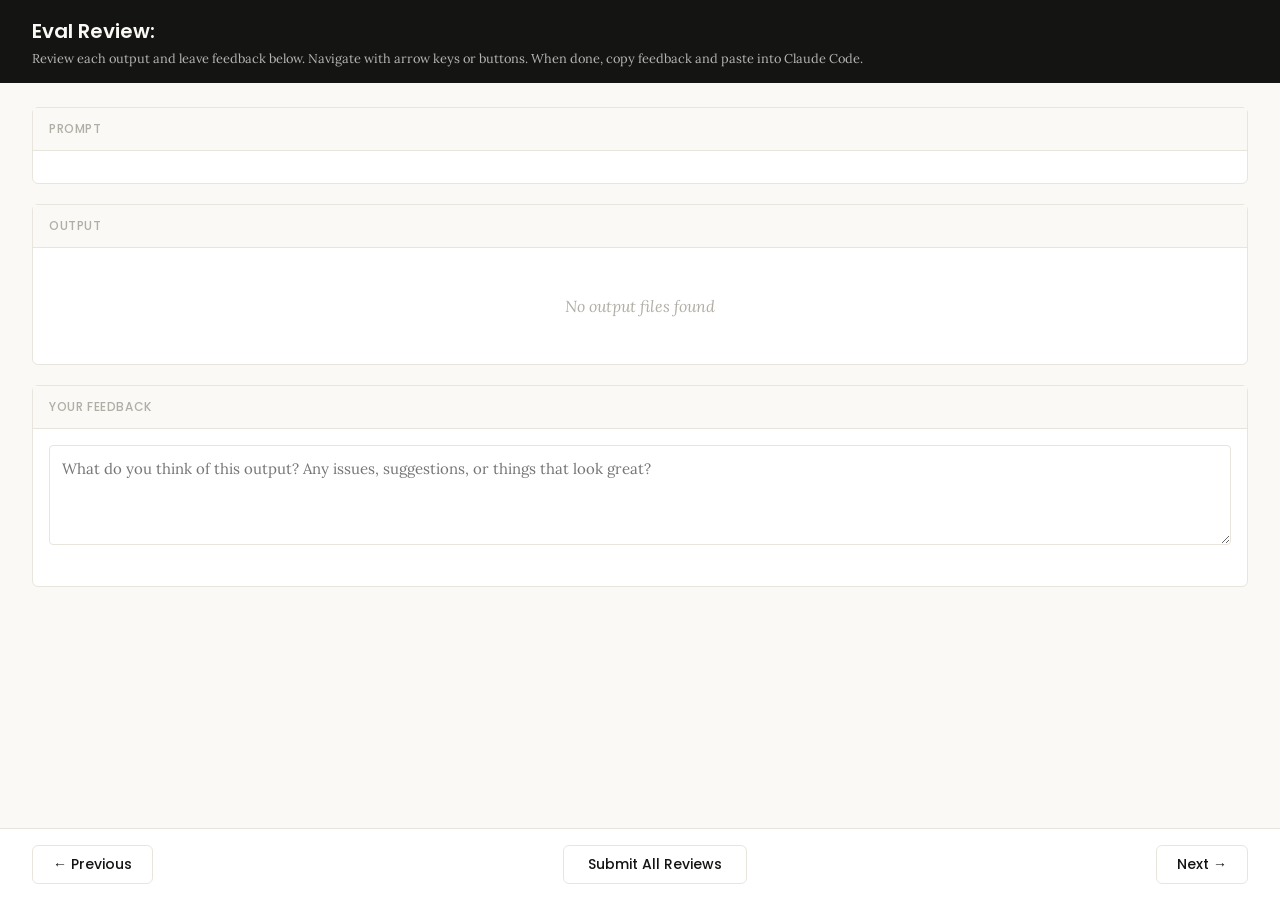
<file: m8/data/skills/skill-creator/eval-viewer/viewer.html>
<!DOCTYPE html>
<html lang="en">
<head>
  <meta charset="UTF-8">
  <meta name="viewport" content="width=device-width, initial-scale=1.0">
  <title>Eval Review</title>
  <link rel="preconnect" href="https://fonts.googleapis.com">
  <link rel="preconnect" href="https://fonts.gstatic.com" crossorigin>
  <link href="https://fonts.googleapis.com/css2?family=Poppins:wght@500;600&family=Lora:wght@400;500&display=swap" rel="stylesheet">
  <script src="https://cdn.sheetjs.com/xlsx-0.20.3/package/dist/xlsx.full.min.js" integrity="sha384-EnyY0/GSHQGSxSgMwaIPzSESbqoOLSexfnSMN2AP+39Ckmn92stwABZynq1JyzdT" crossorigin="anonymous"></script>
  <style>
    :root {
      --bg: #faf9f5;
      --surface: #ffffff;
      --border: #e8e6dc;
      --text: #141413;
      --text-muted: #b0aea5;
      --accent: #d97757;
      --accent-hover: #c4613f;
      --green: #788c5d;
      --green-bg: #eef2e8;
      --red: #c44;
      --red-bg: #fceaea;
      --header-bg: #141413;
      --header-text: #faf9f5;
      --radius: 6px;
    }

    * { box-sizing: border-box; margin: 0; padding: 0; }

    body {
      font-family: 'Lora', Georgia, serif;
      background: var(--bg);
      color: var(--text);
      height: 100vh;
      display: flex;
      flex-direction: column;
    }

    /* ---- Header ---- */
    .header {
      background: var(--header-bg);
      color: var(--header-text);
      padding: 1rem 2rem;
      display: flex;
      justify-content: space-between;
      align-items: center;
      flex-shrink: 0;
    }
    .header h1 {
      font-family: 'Poppins', sans-serif;
      font-size: 1.25rem;
      font-weight: 600;
    }
    .header .instructions {
      font-size: 0.8rem;
      opacity: 0.7;
      margin-top: 0.25rem;
    }
    .header .progress {
      font-size: 0.875rem;
      opacity: 0.8;
      text-align: right;
    }

    /* ---- Main content ---- */
    .main {
      flex: 1;
      overflow-y: auto;
      padding: 1.5rem 2rem;
      display: flex;
      flex-direction: column;
      gap: 1.25rem;
    }

    /* ---- Sections ---- */
    .section {
      background: var(--surface);
      border: 1px solid var(--border);
      border-radius: var(--radius);
      flex-shrink: 0;
    }
    .section-header {
      font-family: 'Poppins', sans-serif;
      padding: 0.75rem 1rem;
      font-size: 0.75rem;
      font-weight: 500;
      text-transform: uppercase;
      letter-spacing: 0.05em;
      color: var(--text-muted);
      border-bottom: 1px solid var(--border);
      background: var(--bg);
    }
    .section-body {
      padding: 1rem;
    }

    /* ---- Config badge ---- */
    .config-badge {
      display: inline-block;
      padding: 0.2rem 0.625rem;
      border-radius: 9999px;
      font-family: 'Poppins', sans-serif;
      font-size: 0.6875rem;
      font-weight: 600;
      text-transform: uppercase;
      letter-spacing: 0.03em;
      margin-left: 0.75rem;
      vertical-align: middle;
    }
    .config-badge.config-primary {
      background: rgba(33, 150, 243, 0.12);
      color: #1976d2;
    }
    .config-badge.config-baseline {
      background: rgba(255, 193, 7, 0.15);
      color: #f57f17;
    }

    /* ---- Prompt ---- */
    .prompt-text {
      white-space: pre-wrap;
      font-size: 0.9375rem;
      line-height: 1.6;
    }

    /* ---- Outputs ---- */
    .output-file {
      border: 1px solid var(--border);
      border-radius: var(--radius);
      overflow: hidden;
    }
    .output-file + .output-file {
      margin-top: 1rem;
    }
    .output-file-header {
      padding: 0.5rem 0.75rem;
      font-size: 0.8rem;
      font-weight: 600;
      color: var(--text-muted);
      background: var(--bg);
      border-bottom: 1px solid var(--border);
      font-family: 'SF Mono', SFMono-Regular, Consolas, 'Liberation Mono', Menlo, monospace;
      display: flex;
      justify-content: space-between;
      align-items: center;
    }
    .output-file-header .dl-btn {
      font-size: 0.7rem;
      color: var(--accent);
      text-decoration: none;
      cursor: pointer;
      font-family: -apple-system, BlinkMacSystemFont, 'Segoe UI', sans-serif;
      font-weight: 500;
      opacity: 0.8;
    }
    .output-file-header .dl-btn:hover {
      opacity: 1;
      text-decoration: underline;
    }
    .output-file-content {
      padding: 0.75rem;
      overflow-x: auto;
    }
    .output-file-content pre {
      font-size: 0.8125rem;
      line-height: 1.5;
      white-space: pre-wrap;
      word-break: break-word;
      font-family: 'SF Mono', SFMono-Regular, Consolas, 'Liberation Mono', Menlo, monospace;
    }
    .output-file-content img {
      max-width: 100%;
      height: auto;
      border-radius: 4px;
    }
    .output-file-content iframe {
      width: 100%;
      height: 600px;
      border: none;
    }
    .output-file-content table {
      border-collapse: collapse;
      font-size: 0.8125rem;
      width: 100%;
    }
    .output-file-content table td,
    .output-file-content table th {
      border: 1px solid var(--border);
      padding: 0.375rem 0.5rem;
      text-align: left;
    }
    .output-file-content table th {
      background: var(--bg);
      font-weight: 600;
    }
    .output-file-content .download-link {
      display: inline-flex;
      align-items: center;
      gap: 0.5rem;
      padding: 0.5rem 1rem;
      background: var(--bg);
      border: 1px solid var(--border);
      border-radius: 4px;
      color: var(--accent);
      text-decoration: none;
      font-size: 0.875rem;
      cursor: pointer;
    }
    .output-file-content .download-link:hover {
      background: var(--border);
    }
    .empty-state {
      color: var(--text-muted);
      font-style: italic;
      padding: 2rem;
      text-align: center;
    }

    /* ---- Feedback ---- */
    .prev-feedback {
      background: var(--bg);
      border: 1px solid var(--border);
      border-radius: 4px;
      padding: 0.625rem 0.75rem;
      margin-top: 0.75rem;
      font-size: 0.8125rem;
      color: var(--text-muted);
      line-height: 1.5;
    }
    .prev-feedback-label {
      font-size: 0.7rem;
      font-weight: 600;
      text-transform: uppercase;
      letter-spacing: 0.04em;
      margin-bottom: 0.25rem;
      color: var(--text-muted);
    }
    .feedback-textarea {
      width: 100%;
      min-height: 100px;
      padding: 0.75rem;
      border: 1px solid var(--border);
      border-radius: 4px;
      font-family: inherit;
      font-size: 0.9375rem;
      line-height: 1.5;
      resize: vertical;
      color: var(--text);
    }
    .feedback-textarea:focus {
      outline: none;
      border-color: var(--accent);
      box-shadow: 0 0 0 3px rgba(37, 99, 235, 0.1);
    }
    .feedback-status {
      font-size: 0.75rem;
      color: var(--text-muted);
      margin-top: 0.5rem;
      min-height: 1.1em;
    }

    /* ---- Grades (collapsible) ---- */
    .grades-toggle {
      display: flex;
      align-items: center;
      cursor: pointer;
      user-select: none;
    }
    .grades-toggle:hover {
      color: var(--accent);
    }
    .grades-toggle .arrow {
      margin-right: 0.5rem;
      transition: transform 0.15s;
      font-size: 0.75rem;
    }
    .grades-toggle .arrow.open {
      transform: rotate(90deg);
    }
    .grades-content {
      display: none;
      margin-top: 0.75rem;
    }
    .grades-content.open {
      display: block;
    }
    .grades-summary {
      font-size: 0.875rem;
      margin-bottom: 0.75rem;
      display: flex;
      align-items: center;
      gap: 0.5rem;
    }
    .grade-badge {
      display: inline-block;
      padding: 0.125rem 0.5rem;
      border-radius: 9999px;
      font-size: 0.75rem;
      font-weight: 600;
    }
    .grade-pass { background: var(--green-bg); color: var(--green); }
    .grade-fail { background: var(--red-bg); color: var(--red); }
    .assertion-list {
      list-style: none;
    }
    .assertion-item {
      padding: 0.625rem 0;
      border-bottom: 1px solid var(--border);
      font-size: 0.8125rem;
    }
    .assertion-item:last-child { border-bottom: none; }
    .assertion-status {
      font-weight: 600;
      margin-right: 0.5rem;
    }
    .assertion-status.pass { color: var(--green); }
    .assertion-status.fail { color: var(--red); }
    .assertion-evidence {
      color: var(--text-muted);
      font-size: 0.75rem;
      margin-top: 0.25rem;
      padding-left: 1.5rem;
    }

    /* ---- View tabs ---- */
    .view-tabs {
      display: flex;
      gap: 0;
      padding: 0 2rem;
      background: var(--bg);
      border-bottom: 1px solid var(--border);
      flex-shrink: 0;
    }
    .view-tab {
      font-family: 'Poppins', sans-serif;
      padding: 0.625rem 1.25rem;
      font-size: 0.8125rem;
      font-weight: 500;
      cursor: pointer;
      border: none;
      background: none;
      color: var(--text-muted);
      border-bottom: 2px solid transparent;
      transition: all 0.15s;
    }
    .view-tab:hover { color: var(--text); }
    .view-tab.active {
      color: var(--accent);
      border-bottom-color: var(--accent);
    }
    .view-panel { display: none; }
    .view-panel.active { display: flex; flex-direction: column; flex: 1; overflow: hidden; }

    /* ---- Benchmark view ---- */
    .benchmark-view {
      padding: 1.5rem 2rem;
      overflow-y: auto;
      flex: 1;
    }
    .benchmark-table {
      border-collapse: collapse;
      background: var(--surface);
      border: 1px solid var(--border);
      border-radius: var(--radius);
      font-size: 0.8125rem;
      width: 100%;
      margin-bottom: 1.5rem;
    }
    .benchmark-table th, .benchmark-table td {
      padding: 0.625rem 0.75rem;
      text-align: left;
      border: 1px solid var(--border);
    }
    .benchmark-table th {
      font-family: 'Poppins', sans-serif;
      background: var(--header-bg);
      color: var(--header-text);
      font-weight: 500;
      font-size: 0.75rem;
      text-transform: uppercase;
      letter-spacing: 0.04em;
    }
    .benchmark-table tr:hover { background: var(--bg); }
    .benchmark-table tr.benchmark-row-with { background: rgba(33, 150, 243, 0.06); }
    .benchmark-table tr.benchmark-row-without { background: rgba(255, 193, 7, 0.06); }
    .benchmark-table tr.benchmark-row-with:hover { background: rgba(33, 150, 243, 0.12); }
    .benchmark-table tr.benchmark-row-without:hover { background: rgba(255, 193, 7, 0.12); }
    .benchmark-table tr.benchmark-row-avg { font-weight: 600; border-top: 2px solid var(--border); }
    .benchmark-table tr.benchmark-row-avg.benchmark-row-with { background: rgba(33, 150, 243, 0.12); }
    .benchmark-table tr.benchmark-row-avg.benchmark-row-without { background: rgba(255, 193, 7, 0.12); }
    .benchmark-delta-positive { color: var(--green); font-weight: 600; }
    .benchmark-delta-negative { color: var(--red); font-weight: 600; }
    .benchmark-notes {
      background: var(--surface);
      border: 1px solid var(--border);
      border-radius: var(--radius);
      padding: 1rem;
    }
    .benchmark-notes h3 {
      font-family: 'Poppins', sans-serif;
      font-size: 0.875rem;
      margin-bottom: 0.75rem;
    }
    .benchmark-notes ul {
      list-style: disc;
      padding-left: 1.25rem;
    }
    .benchmark-notes li {
      font-size: 0.8125rem;
      line-height: 1.6;
      margin-bottom: 0.375rem;
    }
    .benchmark-empty {
      color: var(--text-muted);
      font-style: italic;
      text-align: center;
      padding: 3rem;
    }

    /* ---- Navigation ---- */
    .nav {
      display: flex;
      justify-content: space-between;
      align-items: center;
      padding: 1rem 2rem;
      border-top: 1px solid var(--border);
      background: var(--surface);
      flex-shrink: 0;
    }
    .nav-btn {
      font-family: 'Poppins', sans-serif;
      padding: 0.5rem 1.25rem;
      border: 1px solid var(--border);
      border-radius: var(--radius);
      background: var(--surface);
      cursor: pointer;
      font-size: 0.875rem;
      font-weight: 500;
      color: var(--text);
      transition: all 0.15s;
    }
    .nav-btn:hover:not(:disabled) {
      background: var(--bg);
      border-color: var(--text-muted);
    }
    .nav-btn:disabled {
      opacity: 0.4;
      cursor: not-allowed;
    }
    .done-btn {
      font-family: 'Poppins', sans-serif;
      padding: 0.5rem 1.5rem;
      border: 1px solid var(--border);
      border-radius: var(--radius);
      background: var(--surface);
      color: var(--text);
      cursor: pointer;
      font-size: 0.875rem;
      font-weight: 500;
      transition: all 0.15s;
    }
    .done-btn:hover {
      background: var(--bg);
      border-color: var(--text-muted);
    }
    .done-btn.ready {
      border: none;
      background: var(--accent);
      color: white;
      font-weight: 600;
    }
    .done-btn.ready:hover {
      background: var(--accent-hover);
    }
    /* ---- Done overlay ---- */
    .done-overlay {
      display: none;
      position: fixed;
      inset: 0;
      background: rgba(0, 0, 0, 0.5);
      z-index: 100;
      justify-content: center;
      align-items: center;
    }
    .done-overlay.visible {
      display: flex;
    }
    .done-card {
      background: var(--surface);
      border-radius: 12px;
      padding: 2rem 3rem;
      text-align: center;
      box-shadow: 0 20px 60px rgba(0, 0, 0, 0.3);
      max-width: 500px;
    }
    .done-card h2 {
      font-size: 1.5rem;
      margin-bottom: 0.5rem;
    }
    .done-card p {
      color: var(--text-muted);
      margin-bottom: 1.5rem;
      line-height: 1.5;
    }
    .done-card .btn-row {
      display: flex;
      gap: 0.5rem;
      justify-content: center;
    }
    .done-card button {
      padding: 0.5rem 1.25rem;
      border: 1px solid var(--border);
      border-radius: var(--radius);
      background: var(--surface);
      cursor: pointer;
      font-size: 0.875rem;
    }
    .done-card button:hover {
      background: var(--bg);
    }
    /* ---- Toast ---- */
    .toast {
      position: fixed;
      bottom: 5rem;
      left: 50%;
      transform: translateX(-50%);
      background: var(--header-bg);
      color: var(--header-text);
      padding: 0.625rem 1.25rem;
      border-radius: var(--radius);
      font-size: 0.875rem;
      opacity: 0;
      transition: opacity 0.3s;
      pointer-events: none;
      z-index: 200;
    }
    .toast.visible {
      opacity: 1;
    }
  </style>
</head>
<body>
  <div id="app" style="height:100vh; display:flex; flex-direction:column;">
    <div class="header">
      <div>
        <h1>Eval Review: <span id="skill-name"></span></h1>
        <div class="instructions">Review each output and leave feedback below. Navigate with arrow keys or buttons. When done, copy feedback and paste into Claude Code.</div>
      </div>
      <div class="progress" id="progress"></div>
    </div>

    <!-- View tabs (only shown when benchmark data exists) -->
    <div class="view-tabs" id="view-tabs" style="display:none;">
      <button class="view-tab active" onclick="switchView('outputs')">Outputs</button>
      <button class="view-tab" onclick="switchView('benchmark')">Benchmark</button>
    </div>

    <!-- Outputs panel (qualitative review) -->
    <div class="view-panel active" id="panel-outputs">
    <div class="main">
      <!-- Prompt -->
      <div class="section">
        <div class="section-header">Prompt <span class="config-badge" id="config-badge" style="display:none;"></span></div>
        <div class="section-body">
          <div class="prompt-text" id="prompt-text"></div>
        </div>
      </div>

      <!-- Outputs -->
      <div class="section">
        <div class="section-header">Output</div>
        <div class="section-body" id="outputs-body">
          <div class="empty-state">No output files found</div>
        </div>
      </div>

      <!-- Previous Output (collapsible) -->
      <div class="section" id="prev-outputs-section" style="display:none;">
        <div class="section-header">
          <div class="grades-toggle" onclick="togglePrevOutputs()">
            <span class="arrow" id="prev-outputs-arrow">&#9654;</span>
            Previous Output
          </div>
        </div>
        <div class="grades-content" id="prev-outputs-content"></div>
      </div>

      <!-- Grades (collapsible) -->
      <div class="section" id="grades-section" style="display:none;">
        <div class="section-header">
          <div class="grades-toggle" onclick="toggleGrades()">
            <span class="arrow" id="grades-arrow">&#9654;</span>
            Formal Grades
          </div>
        </div>
        <div class="grades-content" id="grades-content"></div>
      </div>

      <!-- Feedback -->
      <div class="section">
        <div class="section-header">Your Feedback</div>
        <div class="section-body">
          <textarea
            class="feedback-textarea"
            id="feedback"
            placeholder="What do you think of this output? Any issues, suggestions, or things that look great?"
          ></textarea>
          <div class="feedback-status" id="feedback-status"></div>
          <div class="prev-feedback" id="prev-feedback" style="display:none;">
            <div class="prev-feedback-label">Previous feedback</div>
            <div id="prev-feedback-text"></div>
          </div>
        </div>
      </div>
    </div>

    <div class="nav" id="outputs-nav">
      <button class="nav-btn" id="prev-btn" onclick="navigate(-1)">&#8592; Previous</button>
      <button class="done-btn" id="done-btn" onclick="showDoneDialog()">Submit All Reviews</button>
      <button class="nav-btn" id="next-btn" onclick="navigate(1)">Next &#8594;</button>
    </div>
    </div><!-- end panel-outputs -->

    <!-- Benchmark panel (quantitative stats) -->
    <div class="view-panel" id="panel-benchmark">
      <div class="benchmark-view" id="benchmark-content">
        <div class="benchmark-empty">No benchmark data available. Run a benchmark to see quantitative results here.</div>
      </div>
    </div>
  </div>

  <!-- Done overlay -->
  <div class="done-overlay" id="done-overlay">
    <div class="done-card">
      <h2>Review Complete</h2>
      <p>Your feedback has been saved. Go back to your Claude Code session and tell Claude you're done reviewing.</p>
      <div class="btn-row">
        <button onclick="closeDoneDialog()">OK</button>
      </div>
    </div>
  </div>

  <!-- Toast -->
  <div class="toast" id="toast"></div>

  <script>
    // ---- Embedded data (injected by generate_review.py) ----
    /*__EMBEDDED_DATA__*/

    // ---- State ----
    let feedbackMap = {};  // run_id -> feedback text
    let currentIndex = 0;
    let visitedRuns = new Set();

    // ---- Init ----
    async function init() {
      // Load saved feedback from server — but only if this isn't a fresh
      // iteration (indicated by previous_feedback being present). When
      // previous feedback exists, the feedback.json on disk is stale from
      // the prior iteration and should not pre-fill the textareas.
      const hasPrevious = Object.keys(EMBEDDED_DATA.previous_feedback || {}).length > 0
        || Object.keys(EMBEDDED_DATA.previous_outputs || {}).length > 0;
      if (!hasPrevious) {
        try {
          const resp = await fetch("/api/feedback");
          const data = await resp.json();
          if (data.reviews) {
            for (const r of data.reviews) feedbackMap[r.run_id] = r.feedback;
          }
        } catch { /* first run, no feedback yet */ }
      }

      document.getElementById("skill-name").textContent = EMBEDDED_DATA.skill_name;
      showRun(0);

      // Wire up feedback auto-save
      const textarea = document.getElementById("feedback");
      let saveTimeout = null;
      textarea.addEventListener("input", () => {
        clearTimeout(saveTimeout);
        document.getElementById("feedback-status").textContent = "";
        saveTimeout = setTimeout(() => saveCurrentFeedback(), 800);
      });
    }

    // ---- Navigation ----
    function navigate(delta) {
      const newIndex = currentIndex + delta;
      if (newIndex >= 0 && newIndex < EMBEDDED_DATA.runs.length) {
        saveCurrentFeedback();
        showRun(newIndex);
      }
    }

    function updateNavButtons() {
      document.getElementById("prev-btn").disabled = currentIndex === 0;
      document.getElementById("next-btn").disabled =
        currentIndex === EMBEDDED_DATA.runs.length - 1;
    }

    // ---- Show a run ----
    function showRun(index) {
      currentIndex = index;
      const run = EMBEDDED_DATA.runs[index];

      // Progress
      document.getElementById("progress").textContent =
        `${index + 1} of ${EMBEDDED_DATA.runs.length}`;

      // Prompt
      document.getElementById("prompt-text").textContent = run.prompt;

      // Config badge
      const badge = document.getElementById("config-badge");
      const configMatch = run.id.match(/(with_skill|without_skill|new_skill|old_skill)/);
      if (configMatch) {
        const config = configMatch[1];
        const isBaseline = config === "without_skill" || config === "old_skill";
        badge.textContent = config.replace(/_/g, " ");
        badge.className = "config-badge " + (isBaseline ? "config-baseline" : "config-primary");
        badge.style.display = "inline-block";
      } else {
        badge.style.display = "none";
      }

      // Outputs
      renderOutputs(run);

      // Previous outputs
      renderPrevOutputs(run);

      // Grades
      renderGrades(run);

      // Previous feedback
      const prevFb = (EMBEDDED_DATA.previous_feedback || {})[run.id];
      const prevEl = document.getElementById("prev-feedback");
      if (prevFb) {
        document.getElementById("prev-feedback-text").textContent = prevFb;
        prevEl.style.display = "block";
      } else {
        prevEl.style.display = "none";
      }

      // Feedback
      document.getElementById("feedback").value = feedbackMap[run.id] || "";
      document.getElementById("feedback-status").textContent = "";

      updateNavButtons();

      // Track visited runs and promote done button when all visited
      visitedRuns.add(index);
      const doneBtn = document.getElementById("done-btn");
      if (visitedRuns.size >= EMBEDDED_DATA.runs.length) {
        doneBtn.classList.add("ready");
      }

      // Scroll main content to top
      document.querySelector(".main").scrollTop = 0;
    }

    // ---- Render outputs ----
    function renderOutputs(run) {
      const container = document.getElementById("outputs-body");
      container.innerHTML = "";

      const outputs = run.outputs || [];
      if (outputs.length === 0) {
        container.innerHTML = '<div class="empty-state">No output files</div>';
        return;
      }

      for (const file of outputs) {
        const fileDiv = document.createElement("div");
        fileDiv.className = "output-file";

        // Always show file header with download link
        const header = document.createElement("div");
        header.className = "output-file-header";
        const nameSpan = document.createElement("span");
        nameSpan.textContent = file.name;
        header.appendChild(nameSpan);
        const dlBtn = document.createElement("a");
        dlBtn.className = "dl-btn";
        dlBtn.textContent = "Download";
        dlBtn.download = file.name;
        dlBtn.href = getDownloadUri(file);
        header.appendChild(dlBtn);
        fileDiv.appendChild(header);

        const content = document.createElement("div");
        content.className = "output-file-content";

        if (file.type === "text") {
          const pre = document.createElement("pre");
          pre.textContent = file.content;
          content.appendChild(pre);
        } else if (file.type === "image") {
          const img = document.createElement("img");
          img.src = file.data_uri;
          img.alt = file.name;
          content.appendChild(img);
        } else if (file.type === "pdf") {
          const iframe = document.createElement("iframe");
          iframe.src = file.data_uri;
          content.appendChild(iframe);
        } else if (file.type === "xlsx") {
          renderXlsx(content, file.data_b64);
        } else if (file.type === "binary") {
          const a = document.createElement("a");
          a.className = "download-link";
          a.href = file.data_uri;
          a.download = file.name;
          a.textContent = "Download " + file.name;
          content.appendChild(a);
        } else if (file.type === "error") {
          const pre = document.createElement("pre");
          pre.textContent = file.content;
          pre.style.color = "var(--red)";
          content.appendChild(pre);
        }

        fileDiv.appendChild(content);
        container.appendChild(fileDiv);
      }
    }

    // ---- XLSX rendering via SheetJS ----
    function renderXlsx(container, b64Data) {
      try {
        const raw = Uint8Array.from(atob(b64Data), c => c.charCodeAt(0));
        const wb = XLSX.read(raw, { type: "array" });

        for (let i = 0; i < wb.SheetNames.length; i++) {
          const sheetName = wb.SheetNames[i];
          const ws = wb.Sheets[sheetName];

          if (wb.SheetNames.length > 1) {
            const sheetLabel = document.createElement("div");
            sheetLabel.style.cssText =
              "font-weight:600; font-size:0.8rem; color:#b0aea5; margin-top:0.5rem; margin-bottom:0.25rem;";
            sheetLabel.textContent = "Sheet: " + sheetName;
            container.appendChild(sheetLabel);
          }

          const htmlStr = XLSX.utils.sheet_to_html(ws, { editable: false });
          const wrapper = document.createElement("div");
          wrapper.innerHTML = htmlStr;
          container.appendChild(wrapper);
        }
      } catch (err) {
        container.textContent = "Error rendering spreadsheet: " + err.message;
      }
    }

    // ---- Grades ----
    function renderGrades(run) {
      const section = document.getElementById("grades-section");
      const content = document.getElementById("grades-content");

      if (!run.grading) {
        section.style.display = "none";
        return;
      }

      const grading = run.grading;
      section.style.display = "block";
      // Reset to collapsed
      content.classList.remove("open");
      document.getElementById("grades-arrow").classList.remove("open");

      const summary = grading.summary || {};
      const expectations = grading.expectations || [];

      let html = '<div style="padding: 1rem;">';

      // Summary line
      const passRate = summary.pass_rate != null
        ? Math.round(summary.pass_rate * 100) + "%"
        : "?";
      const badgeClass = summary.pass_rate >= 0.8 ? "grade-pass" : summary.pass_rate >= 0.5 ? "" : "grade-fail";
      html += '<div class="grades-summary">';
      html += '<span class="grade-badge ' + badgeClass + '">' + passRate + '</span>';
      html += '<span>' + (summary.passed || 0) + ' passed, ' + (summary.failed || 0) + ' failed of ' + (summary.total || 0) + '</span>';
      html += '</div>';

      // Assertions list
      html += '<ul class="assertion-list">';
      for (const exp of expectations) {
        const statusClass = exp.passed ? "pass" : "fail";
        const statusIcon = exp.passed ? "\u2713" : "\u2717";
        html += '<li class="assertion-item">';
        html += '<span class="assertion-status ' + statusClass + '">' + statusIcon + '</span>';
        html += '<span>' + escapeHtml(exp.text) + '</span>';
        if (exp.evidence) {
          html += '<div class="assertion-evidence">' + escapeHtml(exp.evidence) + '</div>';
        }
        html += '</li>';
      }
      html += '</ul>';

      html += '</div>';
      content.innerHTML = html;
    }

    function toggleGrades() {
      const content = document.getElementById("grades-content");
      const arrow = document.getElementById("grades-arrow");
      content.classList.toggle("open");
      arrow.classList.toggle("open");
    }

    // ---- Previous outputs (collapsible) ----
    function renderPrevOutputs(run) {
      const section = document.getElementById("prev-outputs-section");
      const content = document.getElementById("prev-outputs-content");
      const prevOutputs = (EMBEDDED_DATA.previous_outputs || {})[run.id];

      if (!prevOutputs || prevOutputs.length === 0) {
        section.style.display = "none";
        return;
      }

      section.style.display = "block";
      // Reset to collapsed
      content.classList.remove("open");
      document.getElementById("prev-outputs-arrow").classList.remove("open");

      // Render the files into the content area
      content.innerHTML = "";
      const wrapper = document.createElement("div");
      wrapper.style.padding = "1rem";

      for (const file of prevOutputs) {
        const fileDiv = document.createElement("div");
        fileDiv.className = "output-file";

        const header = document.createElement("div");
        header.className = "output-file-header";
        const nameSpan = document.createElement("span");
        nameSpan.textContent = file.name;
        header.appendChild(nameSpan);
        const dlBtn = document.createElement("a");
        dlBtn.className = "dl-btn";
        dlBtn.textContent = "Download";
        dlBtn.download = file.name;
        dlBtn.href = getDownloadUri(file);
        header.appendChild(dlBtn);
        fileDiv.appendChild(header);

        const fc = document.createElement("div");
        fc.className = "output-file-content";

        if (file.type === "text") {
          const pre = document.createElement("pre");
          pre.textContent = file.content;
          fc.appendChild(pre);
        } else if (file.type === "image") {
          const img = document.createElement("img");
          img.src = file.data_uri;
          img.alt = file.name;
          fc.appendChild(img);
        } else if (file.type === "pdf") {
          const iframe = document.createElement("iframe");
          iframe.src = file.data_uri;
          fc.appendChild(iframe);
        } else if (file.type === "xlsx") {
          renderXlsx(fc, file.data_b64);
        } else if (file.type === "binary") {
          const a = document.createElement("a");
          a.className = "download-link";
          a.href = file.data_uri;
          a.download = file.name;
          a.textContent = "Download " + file.name;
          fc.appendChild(a);
        }

        fileDiv.appendChild(fc);
        wrapper.appendChild(fileDiv);
      }

      content.appendChild(wrapper);
    }

    function togglePrevOutputs() {
      const content = document.getElementById("prev-outputs-content");
      const arrow = document.getElementById("prev-outputs-arrow");
      content.classList.toggle("open");
      arrow.classList.toggle("open");
    }

    // ---- Feedback (saved to server -> feedback.json) ----
    function saveCurrentFeedback() {
      const run = EMBEDDED_DATA.runs[currentIndex];
      const text = document.getElementById("feedback").value;

      if (text.trim() === "") {
        delete feedbackMap[run.id];
      } else {
        feedbackMap[run.id] = text;
      }

      // Build reviews array from map
      const reviews = [];
      for (const [run_id, feedback] of Object.entries(feedbackMap)) {
        if (feedback.trim()) {
          reviews.push({ run_id, feedback, timestamp: new Date().toISOString() });
        }
      }

      fetch("/api/feedback", {
        method: "POST",
        headers: { "Content-Type": "application/json" },
        body: JSON.stringify({ reviews, status: "in_progress" }),
      }).then(() => {
        document.getElementById("feedback-status").textContent = "Saved";
      }).catch(() => {
        // Static mode or server unavailable — no-op on auto-save,
        // feedback will be downloaded on final submit
        document.getElementById("feedback-status").textContent = "Will download on submit";
      });
    }

    // ---- Done ----
    function showDoneDialog() {
      // Save current textarea to feedbackMap (but don't POST yet)
      const run = EMBEDDED_DATA.runs[currentIndex];
      const text = document.getElementById("feedback").value;
      if (text.trim() === "") {
        delete feedbackMap[run.id];
      } else {
        feedbackMap[run.id] = text;
      }

      // POST once with status: complete — include ALL runs so the model
      // can distinguish "no feedback" (looks good) from "not reviewed"
      const reviews = [];
      const ts = new Date().toISOString();
      for (const r of EMBEDDED_DATA.runs) {
        reviews.push({ run_id: r.id, feedback: feedbackMap[r.id] || "", timestamp: ts });
      }
      const payload = JSON.stringify({ reviews, status: "complete" }, null, 2);
      fetch("/api/feedback", {
        method: "POST",
        headers: { "Content-Type": "application/json" },
        body: payload,
      }).then(() => {
        document.getElementById("done-overlay").classList.add("visible");
      }).catch(() => {
        // Server not available (static mode) — download as file
        const blob = new Blob([payload], { type: "application/json" });
        const url = URL.createObjectURL(blob);
        const a = document.createElement("a");
        a.href = url;
        a.download = "feedback.json";
        a.click();
        URL.revokeObjectURL(url);
        document.getElementById("done-overlay").classList.add("visible");
      });
    }

    function closeDoneDialog() {
      // Reset status back to in_progress
      saveCurrentFeedback();
      document.getElementById("done-overlay").classList.remove("visible");
    }

    // ---- Toast ----
    function showToast(message) {
      const toast = document.getElementById("toast");
      toast.textContent = message;
      toast.classList.add("visible");
      setTimeout(() => toast.classList.remove("visible"), 2000);
    }

    // ---- Keyboard nav ----
    document.addEventListener("keydown", (e) => {
      // Don't capture when typing in textarea
      if (e.target.tagName === "TEXTAREA") return;

      if (e.key === "ArrowLeft" || e.key === "ArrowUp") {
        e.preventDefault();
        navigate(-1);
      } else if (e.key === "ArrowRight" || e.key === "ArrowDown") {
        e.preventDefault();
        navigate(1);
      }
    });

    // ---- Util ----
    function getDownloadUri(file) {
      if (file.data_uri) return file.data_uri;
      if (file.data_b64) return "data:application/octet-stream;base64," + file.data_b64;
      if (file.type === "text") return "data:text/plain;charset=utf-8," + encodeURIComponent(file.content);
      return "#";
    }

    function escapeHtml(text) {
      const div = document.createElement("div");
      div.textContent = text;
      return div.innerHTML;
    }

    // ---- View switching ----
    function switchView(view) {
      document.querySelectorAll(".view-tab").forEach(t => t.classList.remove("active"));
      document.querySelectorAll(".view-panel").forEach(p => p.classList.remove("active"));
      document.querySelector(`[onclick="switchView('${view}')"]`).classList.add("active");
      document.getElementById("panel-" + view).classList.add("active");
    }

    // ---- Benchmark rendering ----
    function renderBenchmark() {
      const data = EMBEDDED_DATA.benchmark;
      if (!data) return;

      // Show the tabs
      document.getElementById("view-tabs").style.display = "flex";

      const container = document.getElementById("benchmark-content");
      const summary = data.run_summary || {};
      const metadata = data.metadata || {};
      const notes = data.notes || [];

      let html = "";

      // Header
      html += "<h2 style='font-family: Poppins, sans-serif; margin-bottom: 0.5rem;'>Benchmark Results</h2>";
      html += "<p style='color: var(--text-muted); font-size: 0.875rem; margin-bottom: 1.25rem;'>";
      if (metadata.skill_name) html += "<strong>" + escapeHtml(metadata.skill_name) + "</strong> &mdash; ";
      if (metadata.timestamp) html += metadata.timestamp + " &mdash; ";
      if (metadata.evals_run) html += "Evals: " + metadata.evals_run.join(", ") + " &mdash; ";
      html += (metadata.runs_per_configuration || "?") + " runs per configuration";
      html += "</p>";

      // Summary table
      html += '<table class="benchmark-table">';

      function fmtStat(stat, pct) {
        if (!stat) return "—";
        const suffix = pct ? "%" : "";
        const m = pct ? (stat.mean * 100).toFixed(0) : stat.mean.toFixed(1);
        const s = pct ? (stat.stddev * 100).toFixed(0) : stat.stddev.toFixed(1);
        return m + suffix + " ± " + s + suffix;
      }

      function deltaClass(val) {
        if (!val) return "";
        const n = parseFloat(val);
        if (n > 0) return "benchmark-delta-positive";
        if (n < 0) return "benchmark-delta-negative";
        return "";
      }

      // Discover config names dynamically (everything except "delta")
      const configs = Object.keys(summary).filter(k => k !== "delta");
      const configA = configs[0] || "config_a";
      const configB = configs[1] || "config_b";
      const labelA = configA.replace(/_/g, " ").replace(/\b\w/g, c => c.toUpperCase());
      const labelB = configB.replace(/_/g, " ").replace(/\b\w/g, c => c.toUpperCase());
      const a = summary[configA] || {};
      const b = summary[configB] || {};
      const delta = summary.delta || {};

      html += "<thead><tr><th>Metric</th><th>" + escapeHtml(labelA) + "</th><th>" + escapeHtml(labelB) + "</th><th>Delta</th></tr></thead>";
      html += "<tbody>";

      html += "<tr><td><strong>Pass Rate</strong></td>";
      html += "<td>" + fmtStat(a.pass_rate, true) + "</td>";
      html += "<td>" + fmtStat(b.pass_rate, true) + "</td>";
      html += '<td class="' + deltaClass(delta.pass_rate) + '">' + (delta.pass_rate || "—") + "</td></tr>";

      // Time (only show row if data exists)
      if (a.time_seconds || b.time_seconds) {
        html += "<tr><td><strong>Time (s)</strong></td>";
        html += "<td>" + fmtStat(a.time_seconds, false) + "</td>";
        html += "<td>" + fmtStat(b.time_seconds, false) + "</td>";
        html += '<td class="' + deltaClass(delta.time_seconds) + '">' + (delta.time_seconds ? delta.time_seconds + "s" : "—") + "</td></tr>";
      }

      // Tokens (only show row if data exists)
      if (a.tokens || b.tokens) {
        html += "<tr><td><strong>Tokens</strong></td>";
        html += "<td>" + fmtStat(a.tokens, false) + "</td>";
        html += "<td>" + fmtStat(b.tokens, false) + "</td>";
        html += '<td class="' + deltaClass(delta.tokens) + '">' + (delta.tokens || "—") + "</td></tr>";
      }

      html += "</tbody></table>";

      // Per-eval breakdown (if runs data available)
      const runs = data.runs || [];
      if (runs.length > 0) {
        const evalIds = [...new Set(runs.map(r => r.eval_id))].sort((a, b) => a - b);

        html += "<h3 style='font-family: Poppins, sans-serif; margin-bottom: 0.75rem;'>Per-Eval Breakdown</h3>";

        const hasTime = runs.some(r => r.result && r.result.time_seconds != null);
        const hasErrors = runs.some(r => r.result && r.result.errors > 0);

        for (const evalId of evalIds) {
          const evalRuns = runs.filter(r => r.eval_id === evalId);
          const evalName = evalRuns[0] && evalRuns[0].eval_name ? evalRuns[0].eval_name : "Eval " + evalId;

          html += "<h4 style='font-family: Poppins, sans-serif; margin: 1rem 0 0.5rem; color: var(--text);'>" + escapeHtml(evalName) + "</h4>";
          html += '<table class="benchmark-table">';
          html += "<thead><tr><th>Config</th><th>Run</th><th>Pass Rate</th>";
          if (hasTime) html += "<th>Time (s)</th>";
          if (hasErrors) html += "<th>Crashes During Execution</th>";
          html += "</tr></thead>";
          html += "<tbody>";

          // Group by config and render with average rows
          const configGroups = [...new Set(evalRuns.map(r => r.configuration))];
          for (let ci = 0; ci < configGroups.length; ci++) {
            const config = configGroups[ci];
            const configRuns = evalRuns.filter(r => r.configuration === config);
            if (configRuns.length === 0) continue;

            const rowClass = ci === 0 ? "benchmark-row-with" : "benchmark-row-without";
            const configLabel = config.replace(/_/g, " ").replace(/\b\w/g, c => c.toUpperCase());

            for (const run of configRuns) {
              const r = run.result || {};
              const prClass = r.pass_rate >= 0.8 ? "benchmark-delta-positive" : r.pass_rate < 0.5 ? "benchmark-delta-negative" : "";
              html += '<tr class="' + rowClass + '">';
              html += "<td>" + configLabel + "</td>";
              html += "<td>" + run.run_number + "</td>";
              html += '<td class="' + prClass + '">' + ((r.pass_rate || 0) * 100).toFixed(0) + "% (" + (r.passed || 0) + "/" + (r.total || 0) + ")</td>";
              if (hasTime) html += "<td>" + (r.time_seconds != null ? r.time_seconds.toFixed(1) : "—") + "</td>";
              if (hasErrors) html += "<td>" + (r.errors || 0) + "</td>";
              html += "</tr>";
            }

            // Average row
            const rates = configRuns.map(r => (r.result || {}).pass_rate || 0);
            const avgRate = rates.reduce((a, b) => a + b, 0) / rates.length;
            const avgPrClass = avgRate >= 0.8 ? "benchmark-delta-positive" : avgRate < 0.5 ? "benchmark-delta-negative" : "";
            html += '<tr class="benchmark-row-avg ' + rowClass + '">';
            html += "<td>" + configLabel + "</td>";
            html += "<td>Avg</td>";
            html += '<td class="' + avgPrClass + '">' + (avgRate * 100).toFixed(0) + "%</td>";
            if (hasTime) {
              const times = configRuns.map(r => (r.result || {}).time_seconds).filter(t => t != null);
              html += "<td>" + (times.length ? (times.reduce((a, b) => a + b, 0) / times.length).toFixed(1) : "—") + "</td>";
            }
            if (hasErrors) html += "<td></td>";
            html += "</tr>";
          }
          html += "</tbody></table>";

          // Per-assertion detail for this eval
          const runsWithExpectations = {};
          for (const config of configGroups) {
            runsWithExpectations[config] = evalRuns.filter(r => r.configuration === config && r.expectations && r.expectations.length > 0);
          }
          const hasAnyExpectations = Object.values(runsWithExpectations).some(runs => runs.length > 0);
          if (hasAnyExpectations) {
            // Collect all unique assertion texts across all configs
            const allAssertions = [];
            const seen = new Set();
            for (const config of configGroups) {
              for (const run of runsWithExpectations[config]) {
                for (const exp of (run.expectations || [])) {
                  if (!seen.has(exp.text)) {
                    seen.add(exp.text);
                    allAssertions.push(exp.text);
                  }
                }
              }
            }

            html += '<table class="benchmark-table" style="margin-top: 0.5rem;">';
            html += "<thead><tr><th>Assertion</th>";
            for (const config of configGroups) {
              const label = config.replace(/_/g, " ").replace(/\b\w/g, c => c.toUpperCase());
              html += "<th>" + escapeHtml(label) + "</th>";
            }
            html += "</tr></thead><tbody>";

            for (const assertionText of allAssertions) {
              html += "<tr><td>" + escapeHtml(assertionText) + "</td>";

              for (const config of configGroups) {
                html += "<td>";
                for (const run of runsWithExpectations[config]) {
                  const exp = (run.expectations || []).find(e => e.text === assertionText);
                  if (exp) {
                    const cls = exp.passed ? "benchmark-delta-positive" : "benchmark-delta-negative";
                    const icon = exp.passed ? "\u2713" : "\u2717";
                    html += '<span class="' + cls + '" title="Run ' + run.run_number + ': ' + escapeHtml(exp.evidence || "") + '">' + icon + "</span> ";
                  } else {
                    html += "— ";
                  }
                }
                html += "</td>";
              }
              html += "</tr>";
            }
            html += "</tbody></table>";
          }
        }
      }

      // Notes
      if (notes.length > 0) {
        html += '<div class="benchmark-notes">';
        html += "<h3>Analysis Notes</h3>";
        html += "<ul>";
        for (const note of notes) {
          html += "<li>" + escapeHtml(note) + "</li>";
        }
        html += "</ul></div>";
      }

      container.innerHTML = html;
    }

    // ---- Start ----
    init();
    renderBenchmark();
  </script>
</body>
</html>
</file>
<file: M8web/assets/css/base.css>
/* ============================================================================
 * M8web · 设计底座
 *
 * 设计语言整份取自参考站（azusa.nyacraft.cn 的 style.css / sidebar.css），
 * 不是我自己想的 —— 四套主题的每一个色值都能在那边逐行对上。
 * 参考站原样是：
 *     :root                     → 暗夜（默认）
 *     :root[data-theme=sakura]  → 樱花
 *     :root[data-theme=nyaneko] → 猫猫（用了背景大图，这里没搬）
 *     :root[data-theme=ocean]   → 海蓝
 * 这边保留它的前两套与海蓝，把 nyankeo 换成白天主题（参考站没有浅色版，
 * 按同一套变量结构推导，青绿在白底上压暗以保证对比度）。
 *
 * 主色是青绿 #26c8bd（侧栏悬停、卡片强调），不是紫。
 * ==========================================================================*/

/* 暗夜既是「没选过主题时的默认值」，也是主题条上那个明确选项 ——
   两种写法都指到同一个块，省得靠「回落到裸 :root」这种隐式行为兜底。 */
:root,
:root[data-theme="night"] {
  /* 暗夜 · 照抄参考站 :root */
  --bg-main: #11131a;
  --bg-sub: #1a1d29;
  --bg-gradient: linear-gradient(135deg, #11131a 0%, #1a1d29 50%, #161922 100%);
  --card: rgba(25, 27, 40, 0.72);
  --card-hover: rgba(35, 38, 56, 0.88);
  --panel-bg: rgba(18, 21, 32, 0.62);
  --border: rgba(255, 255, 255, 0.06);
  --text: #e8e8ee;
  --text-sub: #9ea4b5;
  --pink: #d89ac7;
  --purple: #8b7fd1;
  --blue: #7aa2d6;
  --soft-shadow: rgba(0, 0, 0, 0.2);

  --accent: #26c8bd;
  --accent-2: #e5c776;
  --accent-ink: #101018;
  --sidebar-bg: rgba(10, 10, 14, 0.74);
  --float-bg: rgba(18, 21, 32, 0.82);

  --noise: 0.035;
  --noise-ink: 255, 255, 255;

  /* 侧栏宽度参考站叫 --site-sidebar-width，这里改叫 --side-w（见 shell.css 顶部）。
     色板那几个（--pink / --purple / --blue / --bg-sub）看着没人取，但它们是这一套
     主题的原料，四套都给全了，留着 —— 删掉只会让以后加界面时没色可用。 */

  --r-card: 18px;
  --r-item: 12px;
  --r-ctl: 8px;

  --ease: cubic-bezier(0.22, 1, 0.36, 1);
}

:root[data-theme="sakura"] {
  --bg-main: #171218;
  --bg-sub: #261c2b;
  --bg-gradient: linear-gradient(135deg, #171218 0%, #2b1c2f 54%, #201922 100%);
  --card: rgba(48, 33, 49, 0.74);
  --card-hover: rgba(62, 42, 63, 0.9);
  --panel-bg: rgba(44, 30, 47, 0.66);
  --border: rgba(255, 255, 255, 0.08);
  --text: #fff3f8;
  --text-sub: #d9b9c9;
  --pink: #ff9fca;
  --purple: #bd93f9;
  --blue: #8ed8ff;
  --soft-shadow: rgba(60, 18, 48, 0.24);
  --accent: #ff9fca;
  --accent-2: #e5c776;
  --accent-ink: #24101c;
  --sidebar-bg: rgba(23, 14, 22, 0.74);
  --float-bg: rgba(44, 30, 47, 0.84);
}

:root[data-theme="ocean"] {
  --bg-main: #0a1318;
  --bg-sub: #102833;
  --bg-gradient: linear-gradient(135deg, #071118 0%, #102d38 52%, #071b24 100%);
  --card: rgba(15, 39, 50, 0.75);
  --card-hover: rgba(20, 55, 70, 0.92);
  --panel-bg: rgba(12, 35, 46, 0.68);
  --border: rgba(170, 230, 255, 0.11);
  --text: #e9fbff;
  --text-sub: #9ec7d4;
  --pink: #9ee7ff;
  --purple: #6bc2ff;
  --blue: #69e0d4;
  --soft-shadow: rgba(0, 20, 36, 0.28);
  --accent: #69e0d4;
  --accent-2: #9ee7ff;
  --accent-ink: #04222b;
  --sidebar-bg: rgba(6, 20, 26, 0.74);
  --float-bg: rgba(12, 35, 46, 0.84);
}

/* 白天：参考站没有这套，按同一结构推导。
   注意 --accent 压暗到 #0f9d92 —— 原来的 #26c8bd 在白底上对比度只有 2:1 左右，
   正文和图标会糊在背景里。 */
:root[data-theme="day"] {
  --bg-main: #f4f6f9;
  --bg-sub: #e8ecf2;
  --bg-gradient: linear-gradient(135deg, #f8fafc 0%, #eaeff6 52%, #f2f5f9 100%);
  --card: rgba(255, 255, 255, 0.86);
  --card-hover: rgba(255, 255, 255, 0.99);
  --panel-bg: rgba(255, 255, 255, 0.72);
  --border: rgba(17, 19, 26, 0.09);
  --text: #1b1f2a;
  --text-sub: #5d6675;
  --pink: #bf5b96;
  --purple: #6b5cc4;
  --blue: #3f76b8;
  --soft-shadow: rgba(24, 32, 48, 0.1);
  --accent: #0f9d92;
  --accent-2: #b8862f;
  --accent-ink: #f6fffe;
  --sidebar-bg: rgba(255, 255, 255, 0.76);
  --float-bg: rgba(255, 255, 255, 0.86);
  --noise: 0.02;
  --noise-ink: 17, 19, 26;
}

* { box-sizing: border-box; }

html, body {
  margin: 0;
  min-height: 100vh;
  overflow-x: hidden;
  font-family: "MiSans", "Microsoft YaHei", "PingFang SC", system-ui, sans-serif;
  font-size: 14px;
  color: var(--text);
  background: var(--bg-gradient);
  background-attachment: fixed;
  transition: background 0.4s var(--ease), color 0.4s var(--ease);
}

/* 背景噪点：参考站是 1px 圆点铺 4px 网格，整屏非常淡的一层颗粒 */
body::before {
  content: "";
  position: fixed;
  inset: 0;
  z-index: 0;
  pointer-events: none;
  opacity: var(--noise);
  background-image: radial-gradient(rgba(var(--noise-ink), 0.08) 1px, transparent 1px);
  background-size: 4px 4px;
}

a { color: inherit; }
button { font: inherit; cursor: pointer; }
::selection { background: var(--accent); color: var(--accent-ink); }

/* 统一键盘焦点：参考站用的是青绿描边 */
:focus-visible {
  outline: 2px solid var(--accent);
  outline-offset: 3px;
}

::-webkit-scrollbar { width: 10px; height: 10px; }
::-webkit-scrollbar-track { background: transparent; }
::-webkit-scrollbar-thumb {
  background: var(--border);
  border-radius: 999px;
}
::-webkit-scrollbar-thumb:hover { background: var(--text-sub); }

/* ---------------------------------------------------------------- 动效层 */

/* 纯装饰，铺满整屏但不吃点击。参考站没有这一层（它的猫猫主题直接用了背景大图），
   樱花和海蓝这两套按你的要求留着：安静的背景动，不抢内容。 */
#fx {
  position: fixed;
  inset: 0;
  z-index: 0;
  pointer-events: none;
  overflow: hidden;
}

/* 樱花：两层错峰飘落，一层慢一层快，免得看出明显循环 */
:root[data-theme="sakura"] #fx::before,
:root[data-theme="sakura"] #fx::after {
  content: "";
  position: absolute;
  inset: -20% -12%;
  background-repeat: repeat;
  will-change: transform;
}

:root[data-theme="sakura"] #fx::before {
  background-image:
    radial-gradient(circle at 12% 8%, rgba(255, 159, 202, 0.85) 0 3px, transparent 3px),
    radial-gradient(circle at 38% 22%, rgba(255, 190, 214, 0.7) 0 4px, transparent 4px),
    radial-gradient(circle at 64% 14%, rgba(240, 140, 180, 0.75) 0 3px, transparent 3px),
    radial-gradient(circle at 86% 30%, rgba(255, 200, 222, 0.6) 0 5px, transparent 5px),
    radial-gradient(circle at 22% 48%, rgba(255, 159, 202, 0.55) 0 3px, transparent 3px),
    radial-gradient(circle at 54% 60%, rgba(255, 190, 214, 0.65) 0 4px, transparent 4px);
  background-size: 260px 340px;
  animation: sakura-fall 22s linear infinite;
}

:root[data-theme="sakura"] #fx::after {
  background-image:
    radial-gradient(circle at 30% 12%, rgba(189, 147, 249, 0.5) 0 2px, transparent 2px),
    radial-gradient(circle at 70% 34%, rgba(255, 159, 202, 0.5) 0 3px, transparent 3px),
    radial-gradient(circle at 48% 74%, rgba(255, 200, 222, 0.45) 0 2px, transparent 2px);
  background-size: 180px 240px;
  animation: sakura-fall 15s linear infinite reverse;
}

@keyframes sakura-fall {
  from { transform: translate3d(0, -12%, 0); }
  to { transform: translate3d(-40px, 12%, 0); }
}

/* 海蓝：三团很淡的水波亮带，缓慢横向摆动 */
:root[data-theme="ocean"] #fx::before {
  content: "";
  position: absolute;
  inset: -12%;
  background-image:
    radial-gradient(ellipse 62% 16% at 28% 18%, rgba(105, 224, 212, 0.1), transparent 70%),
    radial-gradient(ellipse 54% 14% at 74% 52%, rgba(158, 231, 255, 0.09), transparent 70%),
    radial-gradient(ellipse 70% 18% at 44% 84%, rgba(107, 194, 255, 0.08), transparent 70%);
  will-change: transform;
  animation: ocean-sway 14s ease-in-out infinite;
}

:root[data-theme="ocean"] #fx::after {
  content: "";
  position: absolute;
  inset: -12%;
  background-image:
    radial-gradient(ellipse 40% 10% at 60% 30%, rgba(158, 231, 255, 0.07), transparent 70%),
    radial-gradient(ellipse 48% 12% at 18% 68%, rgba(105, 224, 212, 0.07), transparent 70%);
  will-change: transform;
  animation: ocean-sway 20s ease-in-out infinite reverse;
}

@keyframes ocean-sway {
  0%, 100% { transform: translate3d(-2%, 0, 0) scaleY(1); }
  50% { transform: translate3d(2%, -10px, 0) scaleY(1.04); }
}

@media (prefers-reduced-motion: reduce) {
  *, *::before, *::after {
    animation-duration: 0.01ms !important;
    animation-iteration-count: 1 !important;
    transition-duration: 0.01ms !important;
  }
  #fx::before,
  #fx::after { animation: none !important; }
}
</file>
<file: M8web/assets/css/shell.css>
/* ============================================================================
 * M8web · 外壳
 *
 * 结构与数值都对齐参考站（style.css 的 .home-entry* / .topbar，
 * sidebar.css 的 .site-shell / .site-sidebar / .site-nav-*），
 * 类名换成 M8 自己的语义，数值照搬：
 *   侧栏       58px ↔ 184px，靠 :root 上的 is-side-collapsed 类切 --side-w
 *   菜单项     40×40、圆角 12px、底色 rgba(255,255,255,.04)
 *   悬停       青绿描边 + 青绿 16% 底
 *   品牌块     青绿→金的渐变，深色字
 *   首页卡片   3 列网格、kicker/标题/描述三层、悬停上浮 2px
 * 只有两处按你的要求改了：
 *   卡片圆角 8px → 18px（你要大圆角）
 *   侧栏默认展开（列表要一眼看得见），收起才是 58px
 * ==========================================================================*/

:root {
  /* 默认展开：功能菜单是列表，收起来就看不见了 */
  --side-w: 184px;
}

:root.is-side-collapsed {
  --side-w: 58px;
}

/* ---------------------------------------------------------------- 骨架 */

.shell {
  min-height: 100svh;
  display: grid;
  grid-template-columns: var(--side-w) minmax(0, 1fr);
  position: relative;
  z-index: 1;
  transition: grid-template-columns 0.2s var(--ease);
}

.main {
  min-width: 0;
  display: flex;
  flex-direction: column;
}

/* ---------------------------------------------------------------- 侧栏 */

.side {
  position: sticky;
  top: 0;
  height: 100svh;
  min-width: 0;
  padding: 12px 8px;
  display: grid;
  grid-template-rows: auto 1fr auto;
  align-content: start;
  gap: 10px;
  overflow: hidden;
  background: var(--sidebar-bg);
  border-right: 1px solid var(--border);
  backdrop-filter: blur(18px);
}

.brand {
  width: 40px;
  height: 40px;
  justify-self: center;
  display: grid;
  place-items: center;
  border-radius: var(--r-item);
  color: var(--accent-ink);
  background: linear-gradient(135deg, var(--accent), var(--accent-2));
  font-weight: 800;
  font-size: 15px;
  letter-spacing: 0;
  overflow: hidden;
  text-decoration: none;
  flex: none;
}

/* 展开时品牌块拉满，露出文字 */
:root:not(.is-side-collapsed) .brand {
  width: 100%;
  grid-template-columns: 40px minmax(0, 1fr);
  justify-items: start;
}

.brand .mark {
  width: 40px;
  display: grid;
  place-items: center;
}

.brand .word {
  padding-right: 12px;
  font-size: 14px;
  white-space: nowrap;
  opacity: 0;
  transition: opacity 0.12s var(--ease);
}

:root:not(.is-side-collapsed) .brand .word { opacity: 1; }

.nav {
  min-height: 0;
  display: grid;
  align-content: start;
  gap: 10px;
  overflow-y: auto;
  overflow-x: hidden;
  scrollbar-width: thin;
}

.nav-group {
  padding: 6px 12px 0;
  color: var(--text-sub);
  font-size: 11px;
  font-weight: 700;
  letter-spacing: 1.2px;
  white-space: nowrap;
  opacity: 0;
  transition: opacity 0.12s var(--ease);
}

:root:not(.is-side-collapsed) .nav-group { opacity: 1; }

.nav-item {
  width: 40px;
  height: 40px;
  justify-self: center;
  display: grid;
  grid-template-columns: 40px minmax(0, 1fr);
  align-items: center;
  border-radius: var(--r-item);
  color: #f1edf2;
  text-decoration: none;
  background: rgba(255, 255, 255, 0.04);
  border: 1px solid transparent;
  overflow: hidden;
  transition: width 0.18s var(--ease), background 0.18s var(--ease), border-color 0.18s var(--ease);
}

:root[data-theme="day"] .nav-item { color: var(--text); }

:root:not(.is-side-collapsed) .nav-item {
  width: 100%;
  justify-self: stretch;
}

.nav-item .ico {
  width: 40px;
  height: 40px;
  display: grid;
  place-items: center;
  font-size: 17px;
  line-height: 1;
  flex: none;
}

.nav-item .label {
  min-width: 0;
  padding-right: 12px;
  font-size: 13px;
  font-weight: 600;
  white-space: nowrap;
  overflow: hidden;
  text-overflow: ellipsis;
  opacity: 0;
  transition: opacity 0.12s var(--ease);
}

:root:not(.is-side-collapsed) .nav-item .label { opacity: 1; }

.nav-item:hover,
.nav-item.active {
  border-color: color-mix(in srgb, var(--accent) 38%, transparent);
  background: color-mix(in srgb, var(--accent) 16%, transparent);
}

.nav-item.active .label { color: var(--accent); }

.side-foot {
  display: grid;
  gap: 10px;
  border-top: 1px solid var(--border);
  padding-top: 10px;
}

.side-toggle {
  width: 40px;
  height: 40px;
  justify-self: center;
  display: grid;
  grid-template-columns: 40px minmax(0, 1fr);
  align-items: center;
  border-radius: var(--r-item);
  color: #d8d6df;
  background: rgba(255, 255, 255, 0.05);
  border: 1px solid transparent;
  overflow: hidden;
  transition: width 0.18s var(--ease), background 0.18s var(--ease), border-color 0.18s var(--ease);
}

:root[data-theme="day"] .side-toggle { color: var(--text); }

:root:not(.is-side-collapsed) .side-toggle {
  width: 100%;
  justify-self: stretch;
}

.side-toggle:hover {
  border-color: color-mix(in srgb, var(--accent) 38%, transparent);
  background: color-mix(in srgb, var(--accent) 16%, transparent);
}

.side-toggle .ico {
  width: 40px;
  height: 40px;
  display: grid;
  place-items: center;
  font-size: 15px;
}

.side-toggle .label {
  padding-right: 12px;
  font-size: 13px;
  font-weight: 600;
  white-space: nowrap;
  opacity: 0;
  transition: opacity 0.12s var(--ease);
}

:root:not(.is-side-collapsed) .side-toggle .label { opacity: 1; }

/* ---------------------------------------------------------------- 首页 */

.content {
  flex: 1;
  min-width: 0;
  padding-bottom: 64px;
}

.hero {
  width: min(1080px, calc(100% - 40px));
  margin: 0 auto;
  padding: 36px 0 28px;
}

/* 参考站的招牌就是这一行巨型标题 */
.hero h1 {
  margin: 0;
  font-size: clamp(34px, 7vw, 76px);
  line-height: 0.95;
  letter-spacing: 0;
  font-weight: 700;
  text-wrap: balance;
}

.hero p {
  margin: 14px 0 0;
  max-width: 62ch;
  color: var(--text-sub);
  line-height: 1.7;
}

.cards {
  width: min(1080px, calc(100% - 40px));
  margin: 0 auto;
  display: grid;
  grid-template-columns: repeat(3, minmax(0, 1fr));
  gap: 14px;
}

/* 每张卡由 JS 塞一个 --tone（强调色），色带与悬停色都跟着它走 */
.card {
  min-height: 152px;
  padding: 20px;
  display: grid;
  align-content: space-between;
  gap: 12px;
  border-radius: var(--r-card);
  color: var(--text);
  text-decoration: none;
  background:
    linear-gradient(135deg, color-mix(in srgb, var(--tone, var(--blue)) 14%, transparent), color-mix(in srgb, var(--tone-2, var(--pink)) 10%, transparent)),
    var(--panel-bg);
  border: 1px solid var(--border);
  box-shadow: 0 18px 44px var(--soft-shadow);
  transition: transform 0.2s var(--ease), border-color 0.2s var(--ease), background 0.2s var(--ease);
}

.card:hover {
  transform: translateY(-2px);
  border-color: color-mix(in srgb, var(--tone, var(--pink)) 40%, transparent);
  background:
    linear-gradient(135deg, color-mix(in srgb, var(--tone, var(--blue)) 20%, transparent), color-mix(in srgb, var(--tone-2, var(--pink)) 16%, transparent)),
    var(--card-hover);
}

.card-kicker {
  color: var(--tone, var(--pink));
  font-size: 12px;
  font-weight: 700;
  letter-spacing: 1.5px;
}

.card strong {
  display: block;
  font-size: 22px;
  line-height: 1.2;
  font-weight: 700;
}

.card small {
  color: var(--text-sub);
  font-size: 13px;
  line-height: 1.6;
}

/* 首页标题下面那行小工具 */
.hero-tools {
  display: flex;
  align-items: center;
  gap: 10px;
  flex-wrap: wrap;
  margin-top: 14px;
}

.hero-tools .ghost-btn { width: auto; }

.hero-note {
  color: var(--text-sub);
  font-size: 12px;
}

/* ---------------------------------------------------------------- 工具页 */

.topbar {
  width: min(1080px, calc(100% - 40px));
  margin: 0 auto;
  padding: 26px 0 22px;
  display: flex;
  align-items: baseline;
  gap: 12px;
  flex-wrap: wrap;
}

/* 工具页用固定字号 —— 工作台里字号跟着视口飘会显得很吵 */
.topbar h1 {
  margin: 0;
  font-size: 21px;
  font-weight: 700;
  letter-spacing: 0;
}

.topbar .crumb {
  color: var(--text-sub);
  font-size: 13px;
}

/* ---------------------------------------------------------------- 主题条 */

/* 参考站是固定右上角的一条毛玻璃，里面是文字按钮，不是色点 */
.themes {
  position: fixed;
  top: 16px;
  right: 16px;
  z-index: 90;
  display: flex;
  gap: 6px;
  padding: 6px;
  border: 1px solid var(--border);
  border-radius: var(--r-ctl);
  background: var(--float-bg);
  backdrop-filter: blur(14px);
  box-shadow: 0 14px 36px var(--soft-shadow);
}

.themes button {
  min-width: 34px;
  min-height: 32px;
  margin: 0;
  padding: 0 10px;
  border-radius: 6px;
  border: 1px solid transparent;
  color: var(--text-sub);
  background: transparent;
  font-size: 12px;
  line-height: 1;
  white-space: nowrap;
  transition: color 0.18s var(--ease), background 0.18s var(--ease), border-color 0.18s var(--ease);
}

.themes button:hover,
.themes button.on {
  color: var(--text);
  border-color: color-mix(in srgb, var(--accent) 42%, transparent);
  background: color-mix(in srgb, var(--accent) 14%, transparent);
}

/* ---------------------------------------------------------------- 窄屏 */

@media (max-width: 960px) {
  .cards { grid-template-columns: repeat(2, minmax(0, 1fr)); }
}

/* 参考站在 720px 以下把侧栏整个搬到底部，变成一条横向图标栏 */
@media (max-width: 720px) {
  .shell {
    grid-template-columns: 1fr;
    padding-bottom: 66px;
  }

  .side {
    position: fixed;
    inset: auto 0 0;
    height: 58px;
    padding: 8px 12px;
    display: flex;
    align-items: center;
    gap: 8px;
    border-right: 0;
    border-top: 1px solid var(--border);
    z-index: 30;
  }

  .nav {
    display: flex;
    gap: 8px;
    overflow-x: auto;
    overflow-y: hidden;
  }

  .nav-group,
  .side-toggle { display: none; }

  .brand,
  .nav-item,
  :root:not(.is-side-collapsed) .brand,
  :root:not(.is-side-collapsed) .nav-item {
    width: 40px;
    justify-self: center;
  }

  .brand .word,
  .nav-item .label,
  :root:not(.is-side-collapsed) .brand .word,
  :root:not(.is-side-collapsed) .nav-item .label {
    display: none;
  }

  .hero { padding-top: 26px; }
  .cards { gap: 12px; }
  .card { min-height: 132px; padding: 16px; }
  .card strong { font-size: 19px; }
}

@media (max-width: 620px) {
  .cards { grid-template-columns: 1fr; }
  .themes {
    top: 10px;
    right: 10px;
    padding: 4px;
  }
  .themes button { padding: 0 7px; }
}

/* ---------------------------------------------------------------- 空状态 */

/* 功能页现在都是这个：框架已经在了，功能还没填。
   刻意不做成「敬请期待」的大字海报 —— 它只需要说明状态并给一条退路。 */
.blank {
  width: min(1080px, calc(100% - 40px));
  margin: 0 auto;
  padding: 44px 24px;
  display: grid;
  justify-items: center;
  gap: 10px;
  text-align: center;
  border: 1px dashed var(--border);
  border-radius: var(--r-card);
  background: var(--panel-bg);
}

.blank-ico {
  font-size: 34px;
  line-height: 1;
  opacity: 0.85;
}

.blank h2 {
  margin: 6px 0 0;
  font-size: 18px;
  font-weight: 700;
}

.blank p {
  margin: 0;
  max-width: 46ch;
  color: var(--text-sub);
  line-height: 1.7;
}

/* ---------------------------------------------------------------- 上传区 */

/* 这个区块被四个页面用（图片工坊 / 图片元数据 / LoRA 解析 / 混淆图），
   所以必须待在 shell.css。
   以前它在 studio.css 里 —— 只有工坊页引那个文件，于是元数据页和 LoRA 页的
   上传区一直没有样式（连虚线框都没有），而且光看代码完全看不出来。
   测试里现在有一条自动扫描钉住这类问题：页面用到的类，定义它的样式表必须被引。 */
.drop {
  display: grid;
  justify-items: center;
  gap: 8px;
  padding: 46px 24px;
  border: 1px dashed var(--border);
  border-radius: var(--r-card);
  background: var(--panel-bg);
  text-align: center;
  cursor: pointer;
  transition: border-color 0.2s var(--ease), background 0.2s var(--ease);
}

.drop:hover,
.drop.over {
  border-color: color-mix(in srgb, var(--accent) 55%, transparent);
  background: color-mix(in srgb, var(--accent) 8%, var(--panel-bg));
}

.drop input { display: none; }

.drop-ico {
  width: 44px;
  height: 44px;
  display: grid;
  place-items: center;
  border-radius: 50%;
  border: 1px solid var(--border);
  background: rgba(255, 255, 255, 0.04);
  color: var(--accent);
  font-size: 20px;
  line-height: 1;
}

.drop strong { font-size: 15px; font-weight: 700; }
.drop small { color: var(--text-sub); font-size: 12.5px; }

/* 选好图之后拖拽区里换成的缩略图。不加这个的话用户选完只看得到一个文件名，
   根本不知道自己选的对不对 —— 传错图是最常见的失误。
   混淆图和像素风两个页面都用，所以待在 shell.css。 */
.drop-thumb {
  max-width: 100%;
  max-height: 210px;
  border: 1px solid var(--border);
  border-radius: var(--r-item);
  background: var(--panel-bg);
  object-fit: contain;
}

/* ---------------------------------------------------------------- 备份按钮 */

/* 导出 / 导入这一对。三个有本地数据的功能页都用：OC 工坊、提示词归纳、贴纸库。
   数据存在浏览器的 IndexedDB 里，而它挂在“源”上 —— 换成 localhost 打开、
   清浏览器数据、换设备，都会看不见。导出是唯一能兜住的办法。 */
.backup-bar {
  display: flex;
  align-items: center;
  gap: 8px;
  flex-wrap: wrap;
}

.backup-bar .ghost-btn {
  width: auto;
  padding: 6px 13px;
  font-size: 12px;
}

/* ---------------------------------------------------------------- 模态框 */

.modal {
  position: fixed;
  inset: 0;
  z-index: 200;
  display: grid;
  place-items: center;
  padding: 22px;
  background: rgba(4, 6, 11, 0.72);
  backdrop-filter: blur(6px);
}

body.modal-open { overflow: hidden; }

.modal-box {
  width: min(700px, 100%);
  max-height: calc(100svh - 44px);
  display: flex;
  flex-direction: column;
  overflow: hidden;
  border: 1px solid var(--border);
  border-radius: var(--r-card);
  /* 比普通面板实一点，底下垫着东西时也能看清 */
  background: color-mix(in srgb, var(--bg-main) 88%, transparent);
  backdrop-filter: blur(18px);
  box-shadow: 0 30px 80px rgba(0, 0, 0, 0.5);
}

.modal-head {
  display: flex;
  align-items: center;
  gap: 12px;
  padding: 15px 18px;
  border-bottom: 1px solid var(--border);
}

.modal-head h2 { margin: 0; font-size: 16px; font-weight: 700; }

.modal-x {
  margin-left: auto;
  width: 32px;
  height: 32px;
  display: grid;
  place-items: center;
  border-radius: var(--r-ctl);
  border: 1px solid var(--border);
  background: rgba(255, 255, 255, 0.04);
  color: var(--text-sub);
  font-size: 17px;
  line-height: 1;
  transition: color 0.18s var(--ease), border-color 0.18s var(--ease);
}

.modal-x:hover {
  color: var(--text);
  border-color: color-mix(in srgb, var(--accent) 45%, transparent);
}

.modal-body {
  min-height: 0;
  padding: 18px;
  display: grid;
  gap: 14px;
  overflow-y: auto;
}

.modal-body .drop { padding: 34px 20px; }

.modal-foot {
  display: flex;
  justify-content: flex-end;
  gap: 8px;
  padding: 14px 18px;
  border-top: 1px solid var(--border);
}

/* 小号的模态：确认删除这种只有一两句话的，用不着 700px 宽 */
.modal-box.sm { width: min(430px, 100%); }

.modal-text {
  margin: 0;
  color: var(--text);
  font-size: 14px;
  line-height: 1.75;
}

/* 要删的那个 OC 名字标出来，免得删错 */
.modal-text .who {
  color: var(--accent);
  font-weight: 700;
}

.modal-text .sub {
  display: block;
  margin-top: 8px;
  color: var(--text-sub);
  font-size: 12.5px;
}

/* 危险操作：用次强调色（樱粉）顶上，和普通按钮明确区分 */
.gen-btn.danger {
  background: var(--pink);
  color: #21060f;
}

.gen-btn.danger:hover { filter: brightness(1.08); }

/* ============================================================================
 * 公共零件：隐藏工具类、侧栏按钮、强调按钮、状态行
 *
 * 这几条原来写在 studio.css 里，只有图片工坊那个页面能用。OC 工坊不引 studio.css，
 * 结果 .is-hidden 不生效 —— 页面上那个删除确认框从一进页面就"显示"着
 * （它其实一直是 display:block），用户看到的就是「还没加 OC 就问我删不删」。
 *
 * 教训：只要一个页面会用、另一个页面也可能会用的样式，就必须放在这里，
 * 而不是放在某个具体功能的样式表里。
 * ==========================================================================*/

.is-hidden { display: none !important; }

/* 底部按钮 */
.side-actions { display: grid; gap: 8px; }

.gen-btn {
  padding: 11px 16px;
  border-radius: var(--r-ctl);
  border: 1px solid transparent;
  background: var(--accent);
  color: var(--accent-ink);
  font-size: 13.5px;
  font-weight: 800;
  transition: filter 0.18s var(--ease), transform 0.18s var(--ease);
}

.gen-btn:hover { filter: brightness(1.08); }
.gen-btn:active { transform: translateY(1px); }
.gen-btn:disabled { opacity: 0.42; cursor: not-allowed; filter: none; }

.ghost-btn {
  padding: 9px 14px;
  border-radius: var(--r-ctl);
  border: 1px solid var(--border);
  background: rgba(255, 255, 255, 0.04);
  color: var(--text-sub);
  font-size: 12.5px;
  font-weight: 600;
  transition: color 0.18s var(--ease), border-color 0.18s var(--ease);
}

.ghost-btn:hover {
  color: var(--text);
  border-color: color-mix(in srgb, var(--accent) 40%, transparent);
}

.status { margin: 0; min-height: 18px; color: var(--text-sub); font-size: 12px; line-height: 1.5; }
.status.warn { color: var(--pink); }

/* ============================================================================
 * 通用的信息展示零件：卡片、键值表、参数格子、代码块
 *
 * 原来写在 meta.css 里（名字还带着 meta- 前缀），LoRA 解析页也要用同一套，
 * 所以改成通用名搬到这里。教训和 .is-hidden 那次一样：
 * 两个页面会用到的东西，不能塞在某个具体功能的样式表里。
 * ==========================================================================*/
.info-panels { display: grid; gap: 14px; min-width: 0; }

/* ---------------------------------------------------------------- 卡片 */

.info-card {
  padding: 14px 16px;
  border: 1px solid var(--border);
  border-radius: var(--r-item);
  background: var(--panel-bg);
  min-width: 0;
}

.info-card > h2 {
  display: flex;
  align-items: center;
  gap: 8px;
  margin: 0 0 12px;
  color: var(--text-sub);
  font-size: 12px;
  font-weight: 700;
  letter-spacing: 1.1px;
}

/* 标题右边的小标记：内置工作流 / 相机信息 之类 */
.info-card .info-tag {
  padding: 2px 8px;
  border-radius: 999px;
  background: color-mix(in srgb, var(--accent) 18%, transparent);
  color: var(--accent);
  font-size: 10.5px;
  font-weight: 700;
  letter-spacing: 0;
}

.info-card .card-actions { margin-left: auto; display: flex; gap: 6px; }

.info-card .card-actions button {
  padding: 4px 10px;
  border-radius: 6px;
  border: 1px solid var(--border);
  background: rgba(255, 255, 255, 0.04);
  color: var(--text-sub);
  font-size: 11.5px;
  cursor: pointer;
  transition: color 0.15s var(--ease), border-color 0.15s var(--ease);
}

.info-card .card-actions button:hover {
  color: var(--text);
  border-color: color-mix(in srgb, var(--accent) 45%, transparent);
}

/* ---------------------------------------------------------------- 键值表 */

.kv {
  margin: 0;
  display: grid;
  grid-template-columns: minmax(70px, auto) minmax(0, 1fr);
  gap: 7px 16px;
  font-size: 13px;
}

.kv dt { color: var(--text-sub); }

.kv dd {
  margin: 0;
  color: var(--text);
  word-break: break-all;
  line-height: 1.5;
}

/* ---------------------------------------------------------------- 生成参数 */

.param-grid {
  display: grid;
  grid-template-columns: repeat(auto-fill, minmax(148px, 1fr));
  gap: 8px;
}

.param-cell {
  padding: 8px 10px;
  border-radius: var(--r-ctl);
  background: rgba(255, 255, 255, 0.04);
  min-width: 0;
}

.param-cell b {
  display: block;
  margin-bottom: 3px;
  color: var(--text-sub);
  font-size: 11px;
  font-weight: 600;
}

.param-cell span {
  font-size: 13px;
  word-break: break-all;
  line-height: 1.45;
}

/* 模型名常常很长，允许折行但别撑破卡片 */
.param-cell.wide { grid-column: 1 / -1; }

/* ---------------------------------------------------------------- 旧数据搬运 */

/* 升级后第一次打开时出现一次的横幅，搬完就没了 */
.migrate-bar {
  display: flex;
  align-items: center;
  gap: 12px;
  flex-wrap: wrap;
  padding: 12px 18px;
  border-bottom: 1px solid color-mix(in srgb, var(--accent) 40%, transparent);
  background: color-mix(in srgb, var(--accent) 12%, var(--bg-main));
}

.migrate-text {
  flex: 1 1 320px;
  color: var(--text);
  font-size: 13px;
  line-height: 1.6;
}

.migrate-bar .gen-btn,
.migrate-bar .ghost-btn {
  width: auto;
  padding: 7px 16px;
  font-size: 12.5px;
}

/* ---------------------------------------------------------------- 原始 JSON */

.code-block {
  margin: 0;
  max-height: 340px;
  overflow: auto;
  padding: 12px 14px;
  border-radius: var(--r-ctl);
  background: rgba(0, 0, 0, 0.3);
  color: var(--text);
  font-family: ui-monospace, Consolas, "Microsoft YaHei", monospace;
  font-size: 12px;
  line-height: 1.65;
  white-space: pre;
  tab-size: 2;
}

/* 折叠起来的时候只给一行高度 */
.info-card.folded .code-block { max-height: 120px; }

.info-note {
  margin: 0;
  color: var(--text-sub);
  font-size: 12.5px;
  line-height: 1.65;
}
</file>
<file: M8web/assets/css/apng.css>
/* ============================================================================
 * M8web · APNG 动图合成
 * 上传区、按钮、状态行、卡片那些通用零件都在 shell.css，这里只放本页特有的。
 * ==========================================================================*/

.apng {
  width: min(1120px, calc(100% - 40px));
  margin: 0 auto;
}

.apng-head {
  display: flex;
  align-items: flex-end;
  justify-content: space-between;
  gap: 18px;
  flex-wrap: wrap;
  margin-bottom: 14px;
}

.apng-head h1 {
  margin: 0 0 4px;
  font-size: 22px;
}

.apng-head p {
  margin: 0;
  color: var(--text-sub);
  font-size: 13px;
  line-height: 1.6;
  max-width: 62ch;
}

.apng-note {
  margin: 0 0 16px;
  padding: 10px 14px;
  border-left: 3px solid var(--accent, #26c8bd);
  background: var(--panel-bg);
  border-radius: var(--r-ctl, 8px);
  font-size: 12.5px;
  line-height: 1.65;
  color: var(--text-sub);
}

.apng-note b {
  color: var(--text);
}

/* 左列两个导入区，右列参数栈。窄屏时右列落到下面。 */
.apng-grid {
  display: grid;
  grid-template-columns: minmax(0, 1fr) 296px;
  gap: 18px;
  align-items: start;
}

@media (max-width: 900px) {
  .apng-grid {
    grid-template-columns: minmax(0, 1fr);
  }
}

.apng-col {
  display: flex;
  flex-direction: column;
  gap: 14px;
  min-width: 0;
}

.apng-zone {
  padding: 14px;
  border: 1px solid var(--border);
  border-radius: var(--r-card, 18px);
  background: var(--card);
  box-shadow: var(--soft-shadow);
}

.apng-zone-head {
  display: flex;
  align-items: center;
  justify-content: space-between;
  gap: 10px;
  margin-bottom: 10px;
  font-size: 13px;
  font-weight: 600;
}

.apng-tag {
  padding: 2px 9px;
  border-radius: 999px;
  background: color-mix(in srgb, var(--accent, #26c8bd) 18%, transparent);
  color: var(--accent, #26c8bd);
  font-size: 11px;
  font-weight: 500;
}

.apng-count {
  padding: 2px 9px;
  border-radius: 999px;
  background: var(--panel-bg);
  color: var(--text-sub);
  font-size: 11px;
  font-variant-numeric: tabular-nums;
}

/* 两个上传区都比默认矮一些 —— 页面上有两个，占满高度会把参数挤下去 */
.apng-drop {
  min-height: 132px;
}

/* 后续帧的缩略图条。可以拖拽排序，拖动中的那张会半透明。 */
.apng-strip {
  display: flex;
  flex-wrap: wrap;
  gap: 8px;
  margin-top: 10px;
}

.apng-strip:empty {
  margin-top: 0;
}

.apng-item {
  position: relative;
  width: 68px;
  height: 68px;
  border-radius: var(--r-ctl, 8px);
  border: 1px solid var(--border);
  background: var(--panel-bg);
  overflow: hidden;
  cursor: grab;
}

.apng-item img {
  width: 100%;
  height: 100%;
  object-fit: cover;
  display: block;
  pointer-events: none;
}

/* 序号压在左下角 —— 拖动之后用户得能一眼确认顺序对不对 */
.apng-item i {
  position: absolute;
  left: 3px;
  bottom: 2px;
  padding: 0 4px;
  border-radius: 4px;
  background: rgba(0, 0, 0, 0.6);
  color: #fff;
  font-size: 10px;
  font-style: normal;
  font-variant-numeric: tabular-nums;
}

.apng-item button {
  position: absolute;
  right: 2px;
  top: 2px;
  width: 18px;
  height: 18px;
  padding: 0;
  border: 0;
  border-radius: 50%;
  background: rgba(0, 0, 0, 0.62);
  color: #fff;
  font-size: 12px;
  line-height: 1;
  cursor: pointer;
  opacity: 0;
  transition: opacity .15s var(--ease, ease);
}

.apng-item:hover button,
.apng-item:focus-within button {
  opacity: 1;
}

.apng-item.is-dragging {
  opacity: .4;
}

.apng-item.is-over {
  outline: 2px solid var(--accent, #26c8bd);
  outline-offset: -2px;
}

.apng-side {
  display: flex;
  flex-direction: column;
  gap: 12px;
  position: sticky;
  top: 14px;
}

.apng-card {
  padding: 13px 14px;
  border: 1px solid var(--border);
  border-radius: var(--r-card, 18px);
  background: var(--card);
  box-shadow: var(--soft-shadow);
}

.apng-card > span {
  display: block;
  margin-bottom: 8px;
  font-size: 12px;
  font-weight: 600;
}

.apng-row {
  display: flex;
  align-items: center;
  gap: 10px;
}

.apng-row input[type="range"] {
  flex: 1;
  min-width: 0;
}

.apng-speed {
  min-width: 46px;
  text-align: right;
  font-size: 12px;
  font-variant-numeric: tabular-nums;
  color: var(--accent, #26c8bd);
}

.apng-sub {
  margin-top: 6px;
  color: var(--text-sub);
  font-size: 11.5px;
  font-variant-numeric: tabular-nums;
}

.apng-card select,
.apng-card input[type="number"] {
  width: 100%;
  padding: 6px 8px;
  border: 1px solid var(--border);
  border-radius: var(--r-ctl, 8px);
  background: var(--panel-bg);
  color: var(--text);
  font: inherit;
  font-size: 12.5px;
}

.apng-actions {
  display: flex;
  gap: 10px;
  align-items: center;
  margin: 18px 0 0;
}

.apng-body {
  margin-top: 16px;
  display: grid;
  grid-template-columns: minmax(0, 1fr) 280px;
  gap: 16px;
  align-items: start;
}

@media (max-width: 900px) {
  .apng-body {
    grid-template-columns: minmax(0, 1fr);
  }
}

.apng-shot {
  padding: 12px;
  border: 1px solid var(--border);
  border-radius: var(--r-card, 18px);
  background: var(--card);
  text-align: center;
}

.apng-shot img {
  max-width: 100%;
  display: block;
  margin: 0 auto;
  border-radius: var(--r-ctl, 8px);
  /* 棋盘底 —— 有透明边的帧一眼看得出来，不用去猜是不是黑的 */
  background-image:
    linear-gradient(45deg, rgba(128,128,128,.16) 25%, transparent 25%),
    linear-gradient(-45deg, rgba(128,128,128,.16) 25%, transparent 25%),
    linear-gradient(45deg, transparent 75%, rgba(128,128,128,.16) 75%),
    linear-gradient(-45deg, transparent 75%, rgba(128,128,128,.16) 75%);
  background-size: 16px 16px;
  background-position: 0 0, 0 8px, 8px -8px, -8px 0;
}
</file>
<file: M8web/assets/css/lora.css>
/* ============================================================================
 * M8web · LoRA 解析
 * 卡片、键值表那些通用零件在 shell.css，这里只放这个页面特有的。
 * ==========================================================================*/

.lora {
  width: min(1080px, calc(100% - 40px));
  margin: 0 auto;
}

.lora-head {
  display: flex;
  align-items: flex-end;
  justify-content: space-between;
  gap: 18px;
  flex-wrap: wrap;
  margin-bottom: 16px;
}

.lora-head h1 {
  margin: 0;
  font-size: 28px;
  font-weight: 700;
  letter-spacing: 0;
}

.lora-head p {
  margin: 8px 0 0;
  max-width: 64ch;
  color: var(--text-sub);
  font-size: 13px;
  line-height: 1.7;
}

.lora-head .ghost-btn { width: auto; }

/* 这句要显眼 —— 用户会担心几个 G 的模型被传走 */
.lora-privacy {
  margin: 0 0 18px;
  padding: 12px 16px;
  border: 1px solid color-mix(in srgb, var(--accent) 32%, transparent);
  border-radius: var(--r-item);
  background: color-mix(in srgb, var(--accent) 8%, transparent);
  color: var(--text-sub);
  font-size: 12.5px;
  line-height: 1.75;
}

.lora-privacy b { color: var(--text); }

.lora-body { margin-top: 18px; }

/* ---------------------------------------------------------------- 标签频率 */

.tag-list { display: grid; gap: 6px; }

.tag-row {
  display: grid;
  grid-template-columns: minmax(110px, 210px) minmax(0, 1fr) auto;
  gap: 10px;
  align-items: center;
  font-size: 12.5px;
}

.tag-name {
  overflow: hidden;
  text-overflow: ellipsis;
  white-space: nowrap;
  color: var(--text);
}

.tag-bar {
  height: 8px;
  border-radius: 999px;
  background: rgba(255, 255, 255, 0.06);
  overflow: hidden;
}

.tag-bar span {
  display: block;
  height: 100%;
  border-radius: 999px;
  background: var(--accent);
}

.tag-num {
  color: var(--text-sub);
  font-variant-numeric: tabular-nums;
  min-width: 44px;
  text-align: right;
}

/* 标签组（一个 LoRA 可能学好几个数据集） */
.tag-group + .tag-group { margin-top: 14px; }

.tag-group > h3 {
  margin: 0 0 8px;
  color: var(--text-sub);
  font-size: 12px;
  font-weight: 600;
}

.tag-more {
  margin: 8px 0 0;
  color: var(--text-sub);
  font-size: 12px;
}

@media (max-width: 620px) {
  .lora { width: calc(100% - 24px); }
  .tag-row { grid-template-columns: minmax(80px, 130px) minmax(0, 1fr) auto; }
}
</file>
<file: M8web/assets/css/meta.css>
/* ============================================================================
 * M8web · 图片元数据
 * ==========================================================================*/

.meta {
  width: min(1180px, calc(100% - 40px));
  margin: 0 auto;
}

.meta-head {
  display: flex;
  align-items: flex-end;
  justify-content: space-between;
  gap: 18px;
  flex-wrap: wrap;
  margin-bottom: 18px;
}

.meta-head h1 {
  margin: 0;
  font-size: 28px;
  font-weight: 700;
  letter-spacing: 0;
}

.meta-head p {
  margin: 8px 0 0;
  max-width: 64ch;
  color: var(--text-sub);
  font-size: 13px;
  line-height: 1.7;
}

.meta-head .ghost-btn { width: auto; }

/* ---------------------------------------------------------------- 结果区 */

.meta-body {
  display: grid;
  grid-template-columns: 260px minmax(0, 1fr);
  gap: 18px;
  align-items: start;
  margin-top: 18px;
}

.meta-preview {
  padding: 12px;
  border: 1px solid var(--border);
  border-radius: var(--r-card);
  background: var(--panel-bg);
}

.meta-preview img {
  display: block;
  width: 100%;
  max-height: 320px;
  object-fit: contain;
  border-radius: var(--r-ctl);
  /* 棋盘底：带透明的 PNG 要看得出边界 */
  background-color: rgba(0, 0, 0, 0.2);
  background-image:
    linear-gradient(45deg, rgba(255, 255, 255, 0.05) 25%, transparent 25%, transparent 75%, rgba(255, 255, 255, 0.05) 75%),
    linear-gradient(45deg, rgba(255, 255, 255, 0.05) 25%, transparent 25%, transparent 75%, rgba(255, 255, 255, 0.05) 75%);
  background-size: 16px 16px;
  background-position: 0 0, 8px 8px;
}

.meta-name {
  margin: 10px 0 0;
  color: var(--text-sub);
  font-size: 12px;
  line-height: 1.5;
  word-break: break-all;
  text-align: center;
}

/* ---------------------------------------------------------------- 窄屏 */

@media (max-width: 860px) {
  .meta-body { grid-template-columns: 1fr; }
  .meta-preview img { max-height: 240px; }
}

@media (max-width: 620px) {
  .meta { width: calc(100% - 24px); }
  .kv { grid-template-columns: 1fr; gap: 2px 0; }
  .kv dd { margin-bottom: 6px; }
}
</file>
<file: M8web/assets/css/obfuscate.css>
/* ============================================================================
 * M8web · 混淆图
 * 卡片、键值表、上传区、按钮、状态行那些通用零件都在 shell.css，
 * 这里只放这个页面特有的。
 * ==========================================================================*/

.obf {
  width: min(1080px, calc(100% - 40px));
  margin: 0 auto;
}

.obf-head {
  display: flex;
  align-items: flex-end;
  justify-content: space-between;
  gap: 18px;
  flex-wrap: wrap;
  margin-bottom: 16px;
}

.obf-head h1 {
  margin: 0;
  font-size: 28px;
  font-weight: 700;
  letter-spacing: 0;
}

.obf-head p {
  margin: 8px 0 0;
  max-width: 64ch;
  color: var(--text-sub);
  font-size: 13px;
  line-height: 1.7;
}

/* 这条要显眼：存成 JPEG 就再也解不回来了 */
.obf-note {
  margin: 0 0 18px;
  padding: 12px 16px;
  border: 1px solid color-mix(in srgb, var(--accent) 32%, transparent);
  border-radius: var(--r-item);
  background: color-mix(in srgb, var(--accent) 8%, transparent);
  color: var(--text-sub);
  font-size: 12.5px;
  line-height: 1.75;
}

.obf-note b { color: var(--text); }

/* 两排分段按钮：上面选模式，下面选方向 */
.obf-bar {
  display: flex;
  gap: 12px;
  flex-wrap: wrap;
  margin-bottom: 16px;
}

.obf-seg {
  display: inline-flex;
  gap: 2px;
  padding: 3px;
  border: 1px solid var(--border);
  border-radius: var(--r-item);
  background: var(--panel-bg);
}

.obf-seg button {
  padding: 7px 18px;
  border: 0;
  border-radius: calc(var(--r-item) - 4px);
  background: transparent;
  color: var(--text-sub);
  font: inherit;
  font-size: 13px;
  font-weight: 600;
  cursor: pointer;
  transition: background 0.18s var(--ease), color 0.18s var(--ease);
}

.obf-seg button:hover { color: var(--text); }

.obf-seg button.is-on {
  background: color-mix(in srgb, var(--accent) 20%, transparent);
  color: var(--text);
}

.obf-form {
  display: grid;
  grid-template-columns: repeat(auto-fit, minmax(210px, 1fr));
  gap: 12px;
  margin-bottom: 12px;
}

.obf-field { display: grid; gap: 6px; }

.obf-field > span {
  color: var(--text-sub);
  font-size: 12.5px;
}

.obf-field input,
.obf-field select,
.obf-field textarea {
  width: 100%;
  padding: 9px 11px;
  border: 1px solid var(--border);
  border-radius: var(--r-item);
  background: var(--panel-bg);
  color: var(--text);
  font: inherit;
  font-size: 13.5px;
}

.obf-field textarea {
  resize: vertical;
  font-family: ui-monospace, SFMono-Regular, Menlo, Consolas, monospace;
  font-size: 12px;
  line-height: 1.5;
  word-break: break-all;
}

.obf-field input:focus,
.obf-field select:focus,
.obf-field textarea:focus {
  outline: none;
  border-color: color-mix(in srgb, var(--accent) 60%, transparent);
}

.obf-check {
  display: flex;
  align-items: center;
  gap: 8px;
  align-self: end;
  padding-bottom: 10px;
  color: var(--text-sub);
  font-size: 13px;
  cursor: pointer;
}

.obf-check input { width: auto; }

.obf-warn {
  margin: 0 0 16px;
  color: var(--text-sub);
  font-size: 12.5px;
}

.obf-drops {
  display: grid;
  grid-template-columns: repeat(auto-fit, minmax(260px, 1fr));
  gap: 14px;
  margin-bottom: 16px;
}

.obf-drop-label {
  margin: 0 0 8px;
  font-size: 13px;
  font-weight: 700;
}

.obf-ticket { margin-bottom: 16px; }/* .drop-thumb（拖拽区里那张缩略图）已经搬去 shell.css —— 像素风那个页面也要用，
   而它不引本文件。 */

/* 结果卡里那串密钥 —— 只读、等宽，方便整段选中 */
.obf-ticket-out {
  width: 100%;
  margin: 8px 0 0;
  padding: 9px 11px;
  border: 1px solid var(--border);
  border-radius: var(--r-item);
  background: var(--panel-bg);
  color: var(--text-sub);
  font-family: ui-monospace, SFMono-Regular, Menlo, Consolas, monospace;
  font-size: 12px;
  line-height: 1.5;
  resize: vertical;
  word-break: break-all;
}

.obf-actions {
  display: flex;
  gap: 10px;
  margin: 4px 0;
}

.obf-actions .gen-btn,
.obf-actions .ghost-btn {
  width: auto;
  margin: 0;
  padding: 10px 26px;
}

.obf-body {
  display: grid;
  grid-template-columns: minmax(0, 1fr) minmax(0, 1fr);
  gap: 18px;
  align-items: start;
  margin-top: 20px;
}

.obf-preview { display: grid; gap: 10px; }

.obf-preview img {
  width: 100%;
  border: 1px solid var(--border);
  border-radius: var(--r-item);
  background: var(--panel-bg);
  /* 放大看的时候保持硬边，不然看不出一个像素一个像素的效果 */
  image-rendering: pixelated;
}

.obf-meta {
  margin: 0;
  color: var(--text-sub);
  font-size: 12.5px;
  line-height: 1.6;
}

@media (max-width: 760px) {
  .obf { width: calc(100% - 24px); }
  .obf-body { grid-template-columns: 1fr; }
  .obf-seg button { flex: 1; padding: 7px 12px; }
}
</file>
<file: M8web/assets/css/pixel.css>
/* ============================================================================
 * M8web · 像素风转化
 * 卡片、键值表、上传区、按钮、状态行那些通用零件都在 shell.css，
 * 这里只放这个页面特有的。
 * ==========================================================================*/

.px {
  width: min(1080px, calc(100% - 40px));
  margin: 0 auto;
}

.px-head {
  display: flex;
  align-items: flex-end;
  justify-content: space-between;
  gap: 18px;
  flex-wrap: wrap;
  margin-bottom: 16px;
}

.px-head h1 {
  margin: 0;
  font-size: 28px;
  font-weight: 700;
  letter-spacing: 0;
}

.px-head p {
  margin: 8px 0 0;
  max-width: 64ch;
  color: var(--text-sub);
  font-size: 13px;
  line-height: 1.7;
}

.px-note {
  margin: 0 0 18px;
  padding: 12px 16px;
  border: 1px solid color-mix(in srgb, var(--accent) 32%, transparent);
  border-radius: var(--r-item);
  background: color-mix(in srgb, var(--accent) 8%, transparent);
  color: var(--text-sub);
  font-size: 12.5px;
  line-height: 1.75;
}

.px-note b { color: var(--text); }

.px-form {
  display: grid;
  grid-template-columns: repeat(auto-fit, minmax(210px, 1fr));
  gap: 12px;
  margin-bottom: 16px;
}

.px-field { display: grid; gap: 6px; }

.px-field > span {
  color: var(--text-sub);
  font-size: 12.5px;
}

.px-field select {
  width: 100%;
  padding: 9px 11px;
  border: 1px solid var(--border);
  border-radius: var(--r-item);
  background: var(--panel-bg);
  color: var(--text);
  font: inherit;
  font-size: 13.5px;
}

.px-field select:focus {
  outline: none;
  border-color: color-mix(in srgb, var(--accent) 60%, transparent);
}

.px-check {
  display: flex;
  align-items: center;
  gap: 8px;
  align-self: end;
  padding-bottom: 10px;
  color: var(--text-sub);
  font-size: 13px;
  cursor: pointer;
}

.px-check input { width: auto; }

.px-actions {
  display: flex;
  gap: 10px;
  margin: 16px 0 4px;
}

.px-actions .gen-btn,
.px-actions .ghost-btn {
  width: auto;
  margin: 0;
  padding: 10px 26px;
}

.px-body {
  display: grid;
  grid-template-columns: minmax(0, 1fr) minmax(0, 1fr);
  gap: 18px;
  align-items: start;
  margin-top: 20px;
}

.px-preview { display: grid; gap: 10px; }

.px-preview img {
  width: 100%;
  border: 1px solid var(--border);
  border-radius: var(--r-item);
  background: var(--panel-bg);
  /* 这条不能少 —— 少了浏览器就会自己插值，看着就不是像素画了 */
  image-rendering: pixelated;
}

.px-meta {
  margin: 0;
  color: var(--text-sub);
  font-size: 12.5px;
  line-height: 1.6;
}

@media (max-width: 760px) {
  .px { width: calc(100% - 24px); }
  .px-body { grid-template-columns: 1fr; }
}
</file>
